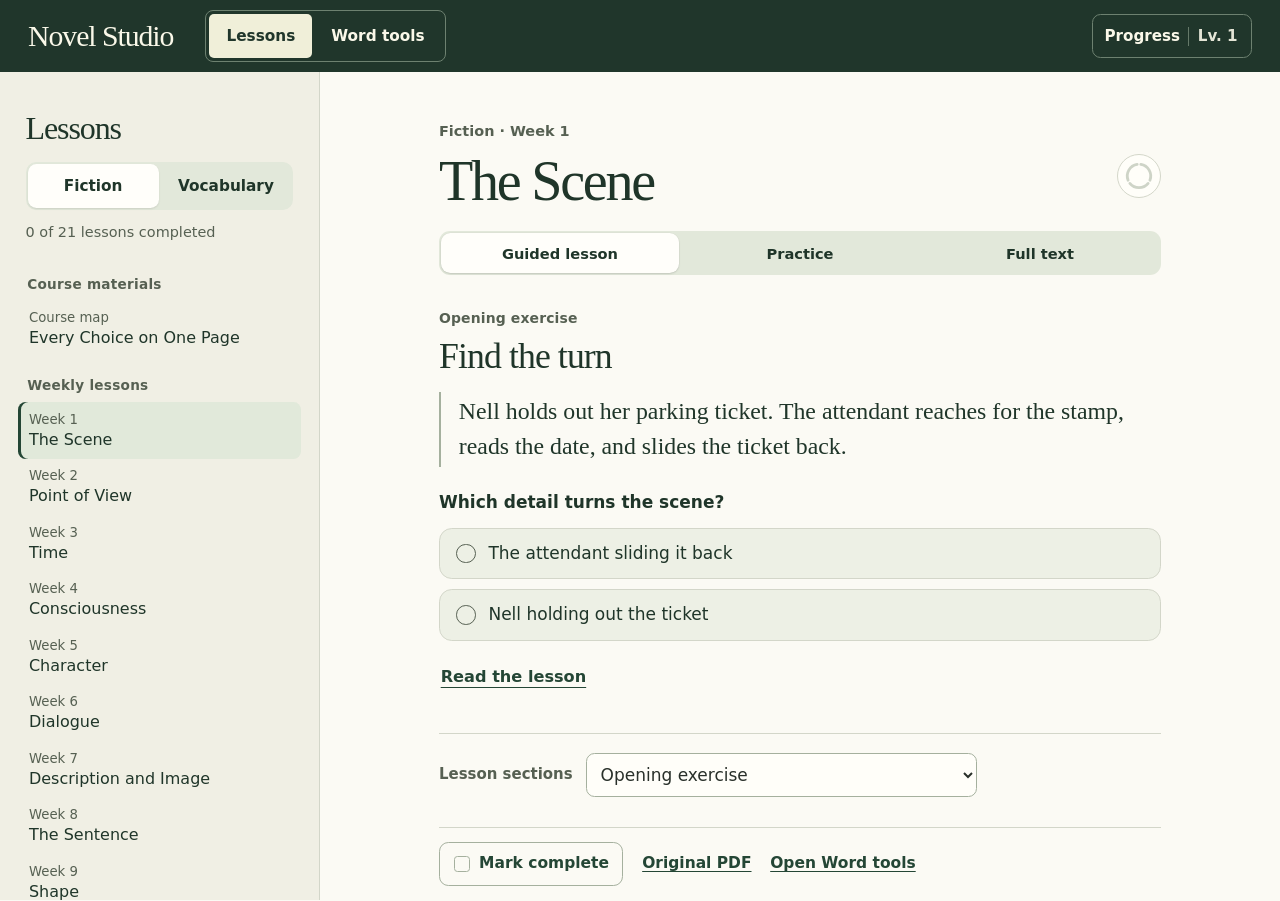
<file: index.html>
<!doctype html>
<html lang="en">
<head>
  <meta charset="utf-8">
  <meta name="viewport" content="width=device-width,initial-scale=1,viewport-fit=cover">
  <meta name="theme-color" media="(prefers-color-scheme: light) and (min-width: 791px)" content="#20362b">
  <meta name="theme-color" media="(prefers-color-scheme: light) and (max-width: 790px)" content="#fbfaf4">
  <meta name="theme-color" media="(prefers-color-scheme: dark)" content="#0f1a15">
  <title>Novel Studio · Fiction and vocabulary</title>
  <link rel="stylesheet" href="theme.css?v=1">
  <link rel="stylesheet" href="journey.css?v=2">
  <script src="learning.js?v=1"></script>
  <script defer src="journey.js?v=2"></script>
  <style>
    /* 17 px body text that follows the reader's text size; Dynamic Type on iPhone and iPad. */
    html { font-size:106.25%; -webkit-text-size-adjust:100%; text-size-adjust:100%; }
    @supports (font: -apple-system-body) and (-webkit-touch-callout: none) { html { font:-apple-system-body; } }
    body { font:1rem/1.5 var(--ns-sans); color:var(--ns-text); background:var(--ns-paper); }
    * { box-sizing:border-box; }
    html,body { height:100%; margin:0; }
    #combined-studio { display:flex; flex-direction:column; height:100vh; height:100dvh; min-height:240px; }
    [hidden] { display:none!important; }
    .cs-bar { position:relative; flex:none; display:flex; align-items:center; gap:clamp(.75rem,2.5vw,2rem); flex-wrap:wrap; padding:.6rem max(clamp(.75rem,2.4vw,1.65rem),env(safe-area-inset-right)) .6rem max(clamp(.75rem,2.4vw,1.65rem),env(safe-area-inset-left)); color:var(--ns-chrome-text); background:var(--ns-chrome); }
    .cs-name { font:500 clamp(1.3rem,2.6vw,1.75rem)/1.15 var(--ns-serif); letter-spacing:-.035em; }
    .cs-tabs { display:inline-flex; gap:2px; padding:3px; border:1px solid var(--ns-chrome-line); border-radius:8px; }
    .cs-tabs button { display:inline-flex; align-items:center; justify-content:center; gap:.4rem; min-height:44px; border:0; border-radius:5px; padding:.45rem 1rem; font:600 .9rem/1.2 var(--ns-sans); color:inherit; background:transparent; cursor:pointer; -webkit-tap-highlight-color:transparent; }
    .cs-tabs button[aria-selected=true] { background:var(--ns-chrome-selected); color:var(--ns-chrome); }
    @media (hover: hover) { .cs-tabs button[aria-selected=false]:hover { background:var(--ns-chrome-hover); } }
    .cs-tab-icon { display:none; }
    .cs-bar :focus-visible { outline:2px solid var(--ns-chrome-focus); outline-offset:3px; }
    #journey-button { margin-left:auto; }
    #combined-studio>[role=tabpanel] { flex:1 1 0; min-height:0; min-width:0; }
    iframe { display:block; border:0; width:100%; height:100%; background:var(--ns-paper); }
    /* While a lesson sheet is open, the studio chrome joins its backdrop. */
    .ns-modal-open .cs-bar::after { content:""; position:absolute; inset:0; background:var(--ns-backdrop); }
    @media (max-width:790px) {
      /* On a phone the destinations become a labeled tab bar under the content. */
      .cs-bar { order:2; justify-content:center; padding:.3rem max(.75rem,env(safe-area-inset-right)) max(.3rem,env(safe-area-inset-bottom)) max(.75rem,env(safe-area-inset-left)); color:var(--ns-muted); background:var(--ns-paper); border-top:1px solid var(--ns-line); }
      .cs-name, #journey-button { display:none; }
      .cs-tabs { display:grid; grid-template-columns:1fr 1fr; width:min(100%,24rem); padding:0; gap:.5rem; border:0; }
      .cs-tabs button { flex-direction:column; gap:.15rem; justify-self:center; min-width:min(100%,7.5rem); min-height:50px; padding:.35rem .9rem; border-radius:14px; font:600 clamp(11px,.75rem,15px)/1.2 var(--ns-sans); }
      .cs-tabs button[aria-selected=true] { background:var(--ns-accent-tint); color:var(--ns-accent); }
      @media (hover: hover) { .cs-tabs button[aria-selected=false]:hover { background:var(--ns-fill); } }
      .cs-tab-icon { display:block; width:24px; height:24px; }
      .cs-tab-glyph { display:grid; place-items:center; font:500 19px/1 var(--ns-serif); letter-spacing:-.02em; }
      .cs-bar :focus-visible { outline-color:var(--ns-focus); }
    }
    @media print { .cs-bar { display:none; } }
  </style>
</head>
<body>
  <main id="combined-studio" aria-label="Novel Studio">
    <header class="cs-bar">
      <span class="cs-name">Novel Studio</span>
      <nav class="cs-tabs" role="tablist" aria-label="Sections">
        <button type="button" role="tab" id="lessons-tab" aria-selected="true" aria-controls="lessons-pane"><svg class="cs-tab-icon" aria-hidden="true" viewBox="0 0 24 24" fill="none" stroke="currentColor" stroke-width="1.6" stroke-linecap="round" stroke-linejoin="round"><path d="M3 5.6c3.1-1 6-.6 9 1.5 3-2.1 5.9-2.5 9-1.5v12.8c-3.1-1-6-.6-9 1.5-3-2.1-5.9-2.5-9-1.5z"/><path d="M12 7.1v12.8"/></svg><span>Lessons</span></button>
        <button type="button" role="tab" id="diction-tab" tabindex="-1" aria-selected="false" aria-controls="diction-pane"><span class="cs-tab-icon cs-tab-glyph" aria-hidden="true">Aa</span><span>Word tools</span></button>
      </nav>
      <button id="journey-button" type="button" aria-haspopup="dialog" aria-controls="learning-journey">Learning progress</button>
    </header>
    <section role="tabpanel" id="lessons-pane" aria-labelledby="lessons-tab"></section>
    <section role="tabpanel" id="diction-pane" aria-labelledby="diction-tab" hidden></section>
  </main>
  <noscript>Enable JavaScript to study the fiction and vocabulary courses.</noscript>
  <script>
  (() => {
    "use strict";
    const $ = id => document.getElementById(id);
    const header = document.querySelector(".cs-bar");
    const tabs = {lessons:$("lessons-tab"), diction:$("diction-tab")};
    const panels = {lessons:$("lessons-pane"), diction:$("diction-pane")};
    const isTrack = track => track === "fiction" || track === "vocabulary";
    const isLesson = (track, id) => /^week-(?:[1-9]|1[0-9]|20)$/.test(id) || (track === "fiction" && id === "map");
    // "Word tools" replaced the old "Vocabulary" destination. Earlier links keep working.
    const isWordTools = hash => hash === "#word-tools" || hash === "#vocabulary";
    let active, lessonFrame, readerReady = false, dictionFrame, dictionary, wordRequest;
    let currentLesson, requested, queuedAction;
    const lastByTrack = {};
    const queues = {lessons:null, diction:null};
    const waiting = [];

    function address(hash, replace = false) {
      if (location.hash !== hash) history[replace ? "replaceState" : "pushState"](null, "", hash);
    }
    function activate(name) {
      if (active === "diction" && name !== "diction") dictionary?.onHidden?.();
      active = name;
      for (const [key, tab] of Object.entries(tabs)) {
        const selected = key === name;
        tab.setAttribute("aria-selected", String(selected));
        tab.tabIndex = selected ? 0 : -1;
        panels[key].hidden = !selected;
      }
    }
    function setModal(open) {
      document.body.classList.toggle("ns-modal-open", open);
      header.inert = open;
    }
    function sendLesson() {
      if (!readerReady || active !== "lessons" || !requested) return;
      lessonFrame.contentWindow.postMessage({type:"ns-open-lesson", ...requested, action:queuedAction}, location.origin);
      queuedAction = undefined;
    }
    function showLessons(track, lesson, action) {
      requested = {track, lesson};
      queuedAction = action;
      activate("lessons");
      if (lessonFrame) { sendLesson(); return; }
      loadLessons(track,lesson);
    }
    function loadLessons(track,lesson) {
      lessonFrame = document.createElement("iframe");
      lessonFrame.title = "Fiction and vocabulary lessons";
      lessonFrame.addEventListener("load", () => { readerReady = true; setModal(false); sendLesson(); });
      lessonFrame.src = "lessons/index.html?v=4#" + track + (lesson ? "/" + lesson : "");
      panels.lessons.append(lessonFrame);
    }
    function updateReview(kind, info) {
      if (!info || !Number.isSafeInteger(info.due) || info.due < 0) return;
      queues[kind] = {due:info.due, nextDue:Number.isFinite(info.nextDue) ? info.nextDue : null};
      const seen = Object.values(queues).filter(Boolean);
      const times = seen.map(q => q.nextDue).filter(Number.isFinite);
      window.NovelJourney?.setReviewStatus({due:seen.reduce((acc,q) => acc+q.due,0),nextDue:times.length ? Math.min(...times) : null});
    }
    function syncDictionary() {
      if (!dictionary || active !== "diction") return;
      dictionary.onVisible?.();
      const request = wordRequest;
      wordRequest = null;
      if (request?.action === "review") dictionary.openReview?.();
      else if (request?.word) dictionary.openContext({action:"lookup",word:request.word});
      if (dictionary.reviewStatus) updateReview("diction",dictionary.reviewStatus());
    }
    function loadDiction() {
      if (dictionFrame) return;
      dictionFrame = document.createElement("iframe");
      dictionFrame.title = "Word tools";
      dictionFrame.src = "diction/index.html?v=4";
      panels.diction.append(dictionFrame);
    }
    // Word tools can answer a lesson's lookup without taking over the screen.
    function withDictionary() {
      if (dictionary) return Promise.resolve(dictionary);
      loadDiction();
      return new Promise((resolve, reject) => {
        const entry = {resolve, timer:setTimeout(() => {
          waiting.splice(waiting.indexOf(entry), 1);
          reject(new Error("Word tools did not load."));
        }, 30000)};
        waiting.push(entry);
      });
    }
    function showDiction(request) {
      wordRequest = request;
      activate("diction");
      loadDiction();
      syncDictionary();
    }
    function followLocation() {
      const url = new URL(location.href);
      const rawAction = url.searchParams.get("activity");
      const action = ["apply","practice","review"].includes(rawAction) ? rawAction : undefined;
      if (rawAction !== null) {
        url.searchParams.delete("activity");
        history.replaceState(null, "", url);
      }
      if (isWordTools(location.hash)) {
        if (location.hash !== "#word-tools") address("#word-tools", true);
        showDiction(action === "review" ? {action:"review"} : undefined);
        return;
      }
      const match = /^#lessons(?:\/(fiction|vocabulary)(?:\/([a-z0-9-]+))?)?\/?$/.exec(location.hash);
      const track = match?.[1] || currentLesson?.track || "fiction";
      const id = match?.[2] && isLesson(track, match[2]) ? match[2] : undefined;
      if (!match || (match[2] && !id)) address("#lessons/" + track,true);
      showLessons(track,id,action);
    }
    function scrollToTop(name) {
      const smooth = !matchMedia("(prefers-reduced-motion: reduce)").matches;
      if (name === "lessons" && readerReady) lessonFrame.contentWindow.postMessage({type:"ns-scroll-top", smooth}, location.origin);
      else if (name === "diction" && dictionFrame) {
        try { dictionFrame.contentWindow.scrollTo({top:0, behavior:smooth ? "smooth" : "auto"}); } catch { /* not yet loaded */ }
      }
    }
    function select(name) {
      // As on iPhone, choosing the open destination again returns to its top.
      if (name === active) { scrollToTop(name); return; }
      if (name === "diction") {
        address("#word-tools");
        showDiction();
      } else {
        const {track, lesson} = currentLesson || {track:"vocabulary"};
        address("#lessons/" + track + (lesson ? "/" + lesson : ""));
        showLessons(track,lesson);
      }
    }

    window.addEventListener("message", event => {
      if (!lessonFrame || event.source !== lessonFrame.contentWindow || event.origin !== location.origin) return;
      const msg = event.data;
      if (msg?.type === "ns-review-status") { updateReview("lessons",msg); return; }
      if (msg?.type === "ns-modal") { setModal(msg.open === true); return; }
      if (active !== "lessons") return;
      if (msg?.type === "ns-open-progress") {
        // Return focus to the lesson's progress button, where the reader opened the record.
        $("learning-journey")?.addEventListener("close", () => {
          lessonFrame.focus();
          lessonFrame.contentWindow.postMessage({type:"ns-progress-closed"}, location.origin);
        }, {once:true});
        window.NovelJourney?.open();
        return;
      }
      if (msg?.type === "ns-lesson-workspace" && msg.workspace === "diction") {
        address("#word-tools");
        const word = typeof msg.word === "string" ? msg.word.trim().slice(0,120) : "";
        showDiction(word ? {word} : null);
        tabs.diction.focus({preventScroll:true});
        return;
      }
      if (msg?.type !== "ns-lesson-change" || !isTrack(msg.track) || !isLesson(msg.track,msg.lesson)) return;
      if (requested && (msg.track !== requested.track || (requested.lesson && msg.lesson !== requested.lesson))) return;
      const resolving = Boolean(requested);
      currentLesson = {track:msg.track, lesson:msg.lesson};
      lastByTrack[msg.track] = msg.lesson;
      // Keep an unsent initial action until the reader iframe is ready.
      requested = !readerReady ? currentLesson : null;
      address("#lessons/" + msg.track + "/" + msg.lesson,resolving);
    });
    window.addEventListener("hashchange",followLocation);
    window.addEventListener("ns-journey-action", event => {
      const {action,track} = event.detail || {};
      if (!isTrack(track) || !["apply","practice","review"].includes(action)) return;
      if (action === "review" && !queues.lessons?.due && queues.diction) {
        const words = queues.diction;
        if (words.due || (words.nextDue && words.nextDue < (queues.lessons?.nextDue ?? Infinity))) {
          address("#word-tools");
          showDiction({action:"review"});
          return;
        }
      }
      const id = lastByTrack[track];
      address("#lessons/" + track + (id ? "/" + id : ""));
      showLessons(track,id,action);
    });
    for (const [name,tab] of Object.entries(tabs)) {
      tab.addEventListener("click", () => select(name));
      tab.addEventListener("keydown", event => {
        if (!["ArrowLeft","ArrowRight","Home","End"].includes(event.key)) return;
        event.preventDefault();
        const target = event.key === "Home" ? "lessons" : event.key === "End" ? "diction" : name === "lessons" ? "diction" : "lessons";
        select(target);
        tabs[target].focus();
      });
    }
    window.CombinedStudio = {
      register(name,adapter) {
        if (name !== "diction" || !adapter) return;
        dictionary = adapter;
        try { localStorage.setItem("ns.diction.used","1"); } catch { /* progress may be session-only */ }
        for (const entry of waiting.splice(0)) { clearTimeout(entry.timer); entry.resolve(dictionary); }
        if (dictionary.reviewStatus) updateReview("diction",dictionary.reviewStatus());
        syncDictionary();
      },
      updateDictionReview(info) { updateReview("diction",info); },
      // A lesson keeps its passage in view and asks Word tools for definitions.
      lookup(term) {
        return withDictionary().then(words => {
          if (!words.define) throw new Error("Lookup is unavailable.");
          return words.define(term);
        });
      },
      saveSense(word, sense, personal = false) {
        return withDictionary().then(words => words.saveSense(word, sense, personal === true));
      }
    };
    $("journey-button").addEventListener("click", () => {
      if (!lessonFrame) loadLessons("vocabulary");
      if (dictionary?.reviewStatus) updateReview("diction",dictionary.reviewStatus());
      else { try { if (localStorage.getItem("ns.diction.used")) loadDiction(); } catch { /* use available sources */ } }
    });
    followLocation();
  })();
  </script>
</body>
</html>
</file>
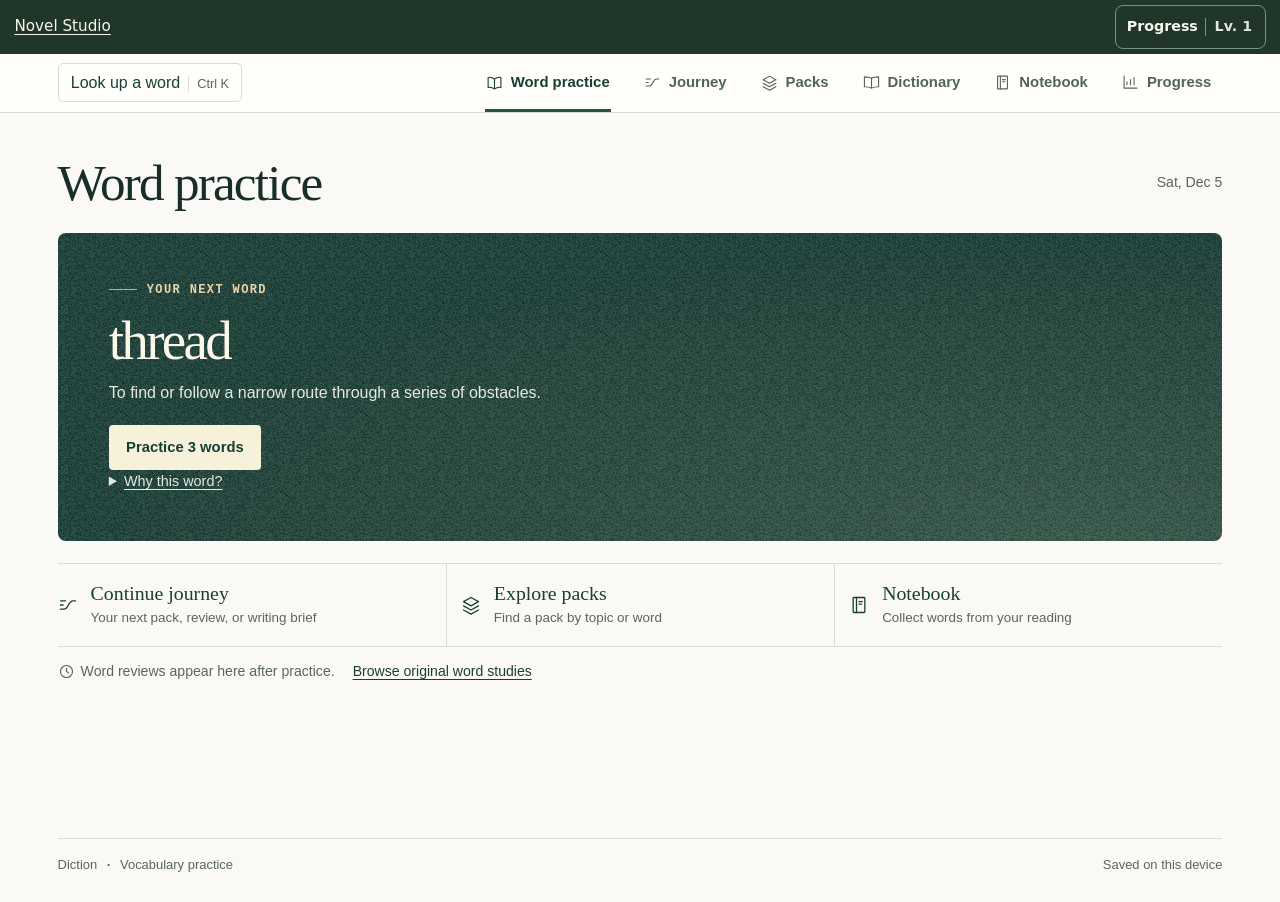
<file: diction/index.html>
<!doctype html>
<html lang="en">
<head>
  <meta charset="utf-8"><meta name="viewport" content="width=device-width,initial-scale=1">
  <meta name="theme-color" content="#153b34"><meta name="description" content="Explore words, practice precise meanings, and review vocabulary.">
  <title>Diction · Word practice</title>
  <link rel="stylesheet" href="studio-1.css?v=3"><link rel="stylesheet" href="studio-3.css"><link rel="stylesheet" href="studio-4.css"><link rel="stylesheet" href="studio-5.css"><link rel="stylesheet" href="studio-6.css"><link rel="stylesheet" href="studio-7.css"><link rel="stylesheet" href="studio-8.css">
  
  
  
  <link rel="stylesheet" href="studio-9.css"><link rel="stylesheet" href="studio-10.css">
  
<link rel="stylesheet" href="studio-11.css">
  <link rel="stylesheet" href="studio-dark.css?v=1">
  <link rel="stylesheet" href="../journey.css?v=2">
  <script defer src="../journey.js?v=2"></script>
</head>
<body>
  <a class="skip" href="#main">Skip to content</a>
  <header class="mast"><div class="mast-inner">
    <a href="#home" class="brand" aria-label="Diction word practice"><span class="brand-glyph" aria-hidden="true"><i></i><i></i><i></i></span>Diction<span class="brand-period">.</span></a>
    <button type="button" id="quick-lookup-open" aria-haspopup="dialog" aria-keyshortcuts="Control+k Meta+k">Look up a word<kbd aria-hidden="true" id="lookup-shortcut"></kbd></button>
    <nav aria-label="Studio navigation" id="nav"></nav>
  </div></header>
  <main id="main" tabindex="-1"></main>
  <p id="storage-message" role="status" hidden></p>
  <footer class="foot"><span>Diction <b>·</b> Vocabulary practice</span><span class="foot-tools"><button id="export-journal" hidden>Export vocabulary notes</button><span id="save-label">Saved on this device</span></span></footer>
<script src="../learning.js?v=1"></script>
<script src="studio-1.js?v=3"></script>
<script src="studio-2.js"></script>
<script src="studio-4.js?v=3"></script>
<script src="studio-5.js?v=3"></script>
<script src="studio-6.js"></script>
<script src="studio-7.js?v=3"></script>
<script src="studio-8.js"></script>
<script src="studio-9.js"></script>
<script src="studio-10.js?v=3"></script>
<script src="studio-11.js"></script>
<script src="studio-12.js"></script>
<script src="studio-13.js"></script>
<script src="studio-14.js?v=3"></script>
<script src="studio-15.js?v=3"></script>
<script src="studio-16.js?v=3"></script>
<script src="studio-17.js?v=3"></script>
<script src="studio-18.js?v=4"></script>
<script src="studio-19.js?v=4"></script>
</body></html>
</file>
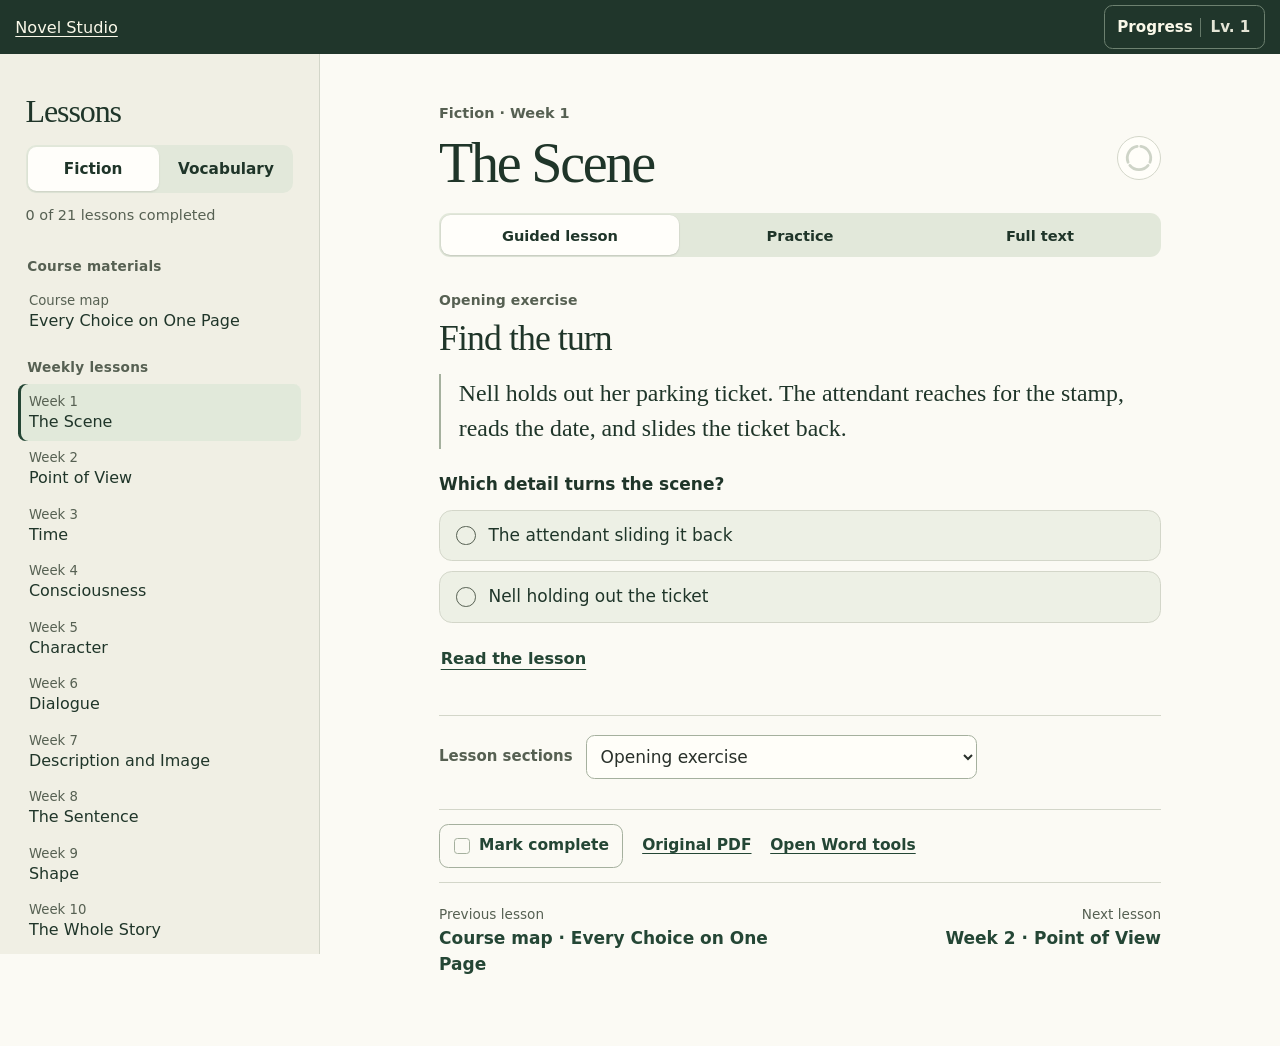
<file: lessons/index.html>
<!doctype html>
<html lang="en">
<head>
  <meta charset="utf-8">
  <meta name="viewport" content="width=device-width, initial-scale=1, viewport-fit=cover">
  <meta name="theme-color" media="(prefers-color-scheme: light)" content="#fbfaf4">
  <meta name="theme-color" media="(prefers-color-scheme: dark)" content="#0f1a15">
  <title>Lessons · Novel Studio</title>
  <link rel="stylesheet" href="../theme.css?v=1">
  <link rel="stylesheet" href="reader.css?v=4">
  <link rel="stylesheet" href="study.css?v=4">
  <link rel="stylesheet" href="sheets.css?v=1">
  <link rel="stylesheet" href="workbook.css?v=1">
  <link rel="stylesheet" href="../journey.css?v=2">
  <script defer src="../learning.js?v=1"></script>
  <script defer src="../journey.js?v=2"></script>
  <script defer src="sheet.js?v=1"></script>
  <script defer src="openers.js?v=2"></script>
  <script defer src="schedule.js?v=3"></script>
  <script defer src="practice.js?v=3"></script>
  <script defer src="workbook.js?v=4"></script>
  <script defer src="study.js?v=4"></script>
  <script defer src="milestones.js?v=2"></script>
  <script defer src="reader.js?v=4"></script>
  <script defer src="lookup.js?v=1"></script>
  <script defer src="originals.js"></script>
</head>
<body>
  <a class="skip" href="#lesson-title">Skip to lesson</a>
  <div class="reader-layout">
    <aside class="library" aria-label="Lesson library">
      <header class="library-head">
        <h2>Lessons</h2>
        <div class="track-switch" aria-label="Course" role="group">
          <button type="button" data-track="fiction" aria-pressed="false">Fiction</button>
          <button type="button" data-track="vocabulary" aria-pressed="false">Vocabulary</button>
        </div>
        <p id="progress" class="progress" hidden></p>
      </header>
      <nav id="lesson-list" class="lesson-list" aria-label="Lessons in this course"></nav>
    </aside>
    <main id="reading">
      <header class="app-bar">
        <p class="app-name">Novel Studio</p>
        <button type="button" id="course-button" class="course-pill" aria-haspopup="dialog" aria-controls="course-sheet" hidden><span id="course-label">Lessons</span><svg aria-hidden="true" viewBox="0 0 16 16" fill="none" stroke="currentColor" stroke-width="1.7" stroke-linecap="round" stroke-linejoin="round"><path d="m4 6 4 4 4-4"/></svg></button>
      </header>
      <div id="notice" class="notice" role="status">Loading lessons…</div>
      <button id="retry" class="secondary" type="button" hidden>Try again</button>
      <article id="article" hidden>
        <header class="article-head">
          <p id="context" class="context"></p>
          <div class="title-row">
            <h1 id="lesson-title" tabindex="-1"></h1>
            <button type="button" id="progress-button" class="progress-ring" aria-haspopup="dialog" aria-controls="progress-sheet">
              <svg aria-hidden="true" viewBox="0 0 32 32"><g class="ring-segments" fill="none" stroke-width="3" stroke-linecap="round"></g></svg>
              <span class="ring-badge" id="ring-badge" aria-hidden="true" hidden></span>
              <span class="ring-gain" id="ring-gain" aria-hidden="true"></span>
              <span class="vh" id="progress-button-label">Progress and milestones</span>
            </button>
          </div>
        </header>
        <nav class="study-modes" aria-label="Lesson views">
          <button type="button" data-view="learn" aria-pressed="true">Guided lesson</button>
          <button type="button" data-view="practice" aria-pressed="false">Practice</button>
          <button type="button" data-view="text" aria-pressed="false">Full text</button>
        </nav>
        <section id="study-work" aria-label="Study workspace"></section>
        <div id="source-pane" hidden>
          <button id="return-practice" class="secondary" type="button" hidden>Return to practice</button>
          <div id="lesson-body" class="lesson-body"></div>
          <section id="lesson-originals" aria-label="Original lesson PDF"></section>
        </div>
        <div class="tools reader-tools">
          <button id="complete" class="complete" type="button" aria-pressed="false"><span class="check" aria-hidden="true"></span><span id="complete-label">Mark complete</span></button>
          <button type="button" id="jump-original" class="workspace">Original PDF</button>
          <a id="workspace" class="workspace wide-only" href="../#word-tools">Open Word tools</a>
        </div>
        <nav class="turn" aria-label="Previous and next lessons">
          <a id="prev" rel="prev" hidden><span>Previous lesson</span><strong></strong></a>
          <a id="next" rel="next" hidden><span>Next lesson</span><strong></strong></a>
        </nav>
      </article>
      <section id="draft-screen" class="draft-screen" aria-labelledby="draft-title" hidden></section>
      <p id="storage-status" role="status" hidden></p>
    </main>
  </div>
  <button id="look-up" class="selection-action" type="button" hidden><span id="look-up-label">Look up</span></button>

  <dialog id="course-sheet" class="sheet" aria-labelledby="course-sheet-title">
    <div class="sheet-head">
      <h2 id="course-sheet-title">Choose a lesson</h2>
      <button type="button" class="sheet-done" data-dismiss>Done</button>
    </div>
    <div class="sheet-body">
      <div class="segmented" role="group" aria-label="Course">
        <button type="button" data-sheet-track="fiction" aria-pressed="true">Fiction</button>
        <button type="button" data-sheet-track="vocabulary" aria-pressed="false">Vocabulary</button>
      </div>
      <p id="sheet-progress" class="sheet-note" aria-live="polite"></p>
      <nav id="sheet-list" class="lesson-list sheet-list" aria-label="Lessons in this course"></nav>
    </div>
  </dialog>

  <dialog id="progress-sheet" class="sheet" aria-labelledby="progress-sheet-title" data-anchor>
    <div class="sheet-head">
      <h2 id="progress-sheet-title">Progress</h2>
      <button type="button" class="sheet-done" data-dismiss>Done</button>
    </div>
    <div class="sheet-body">
      <section class="menu-section" aria-labelledby="milestones-title">
        <h3 id="milestones-title" class="menu-heading">Lesson milestones</h3>
        <ul id="milestone-list" class="milestone-list"></ul>
      </section>
      <section class="menu-section" aria-label="Review">
        <button type="button" id="due-review" class="menu-row" data-dismiss>Review both courses <span id="due-count"></span></button>
        <p id="due-detail" class="due-detail" hidden></p>
      </section>
      <section class="menu-section" aria-label="Your record">
        <p id="course-progress" class="menu-note"></p>
        <button type="button" id="open-journey" class="menu-row" data-dismiss><span>Learning progress</span><span id="journey-summary" class="menu-detail"></span></button>
      </section>
    </div>
  </dialog>

  <dialog id="lookup-sheet" class="sheet lookup-sheet" aria-labelledby="lookup-title">
    <div class="sheet-head">
      <h2 id="lookup-title">Look up</h2>
      <button type="button" class="sheet-done" data-dismiss>Done</button>
    </div>
    <div class="sheet-body">
      <div id="lookup-results"></div>
      <p id="lookup-status" class="sheet-note" role="status"></p>
      <div class="sheet-actions">
        <button type="button" id="lookup-open" class="sheet-link" data-dismiss>Open in Word tools</button>
      </div>
    </div>
  </dialog>
</body>
</html>
</file>
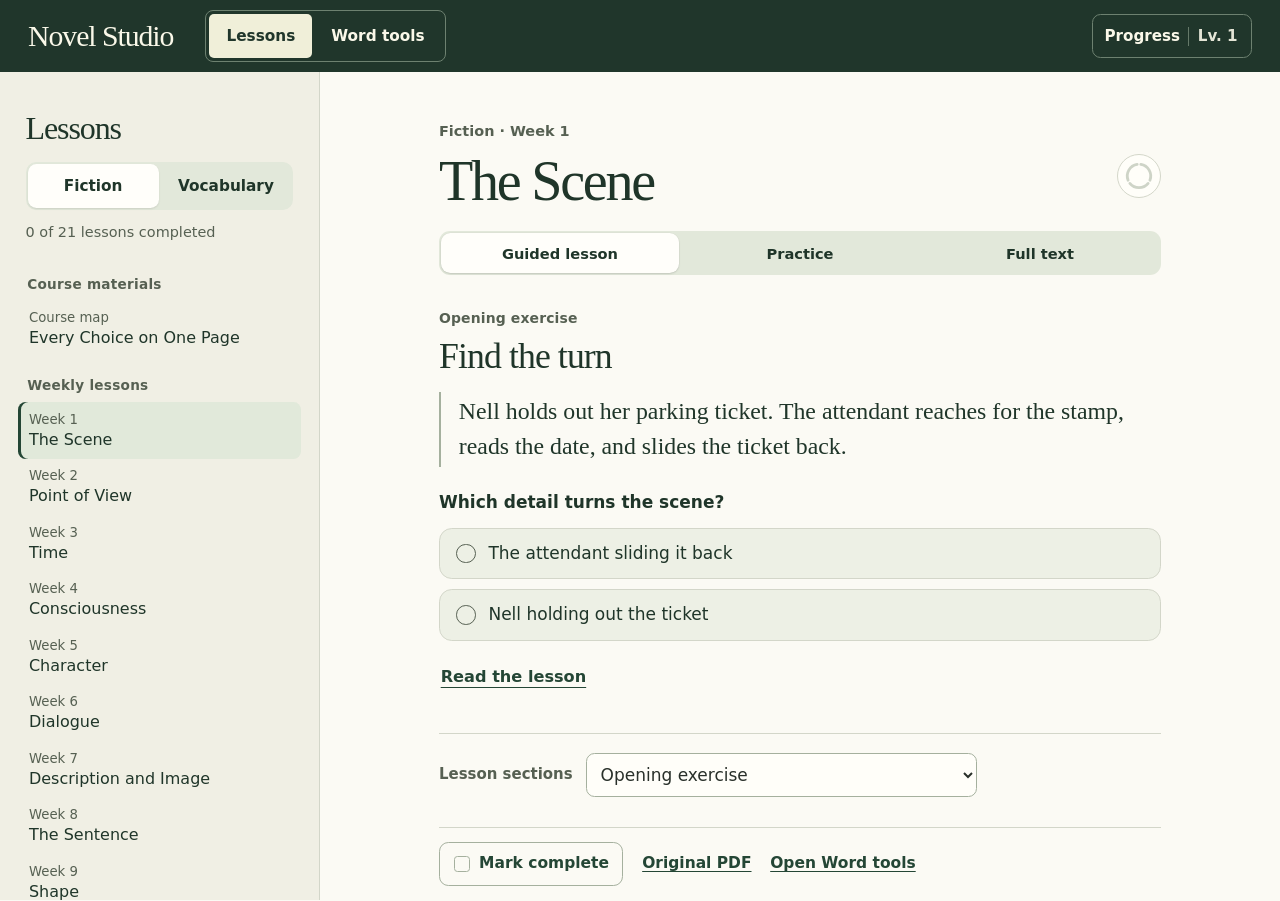
<file: novel/index.html>
<!doctype html>
<html lang="en">
<head>
  <meta charset="utf-8">
  <meta name="viewport" content="width=device-width,initial-scale=1">
  <title>Lessons · Novel Studio</title>
  <meta http-equiv="refresh" content="0; url=../#lessons/fiction">
</head>
<body><p><a href="../#lessons/fiction">Open the fiction lessons</a></p></body>
</html>
</file>
<file: theme.css>
/* Novel Studio theme: ink green and ivory, with a matching dark palette.
   Tokens carry an ns- prefix so they never collide with Diction's own variables. */
:root {
  color-scheme: light dark;
  --ns-paper: #fbfaf4;
  --ns-surface: #fffef9;
  --ns-pane: #f0efe4;
  --ns-fill: #edf0e5;
  --ns-fill-strong: #e2e8da;
  --ns-line: #d3d6c9;
  --ns-line-strong: #a5b09e;
  --ns-text: #29302a;
  --ns-ink: #1f3529;
  --ns-muted: #566052;
  --ns-accent: #244635;
  --ns-accent-strong: #172d22;
  --ns-on-accent: #fffdf3;
  --ns-accent-tint: #e1e9da;
  --ns-thumb: #fffefa;
  --ns-copper: #9a6630;
  --ns-focus: #8a6a1c;
  --ns-chrome: #20362b;
  --ns-chrome-text: #faf8e9;
  --ns-chrome-line: #6d8170;
  --ns-chrome-hover: #344b3e;
  --ns-chrome-selected: #f0efd9;
  --ns-chrome-focus: #e9ca85;
  --ns-bar: rgb(251 250 244 / .9);
  --ns-backdrop: rgb(17 37 28 / .38);
  --ns-shadow: 0 1px 2px rgb(20 45 36 / .06), 0 10px 30px rgb(20 45 36 / .12);
  --ns-serif: "Iowan Old Style", "Palatino Linotype", Palatino, Georgia, serif;
  --ns-sans: "Avenir Next", Avenir, system-ui, -apple-system, "Segoe UI", sans-serif;
}
@media (prefers-color-scheme: dark) {
  :root {
    --ns-paper: #0f1a15;
    --ns-surface: #15221c;
    --ns-pane: #131f19;
    --ns-fill: #1a2922;
    --ns-fill-strong: #22342b;
    --ns-line: #2b3c33;
    --ns-line-strong: #4f6357;
    --ns-text: #e3e0d2;
    --ns-ink: #f2eedd;
    --ns-muted: #a4ae9f;
    --ns-accent: #9fd0b6;
    --ns-accent-strong: #bfe3cf;
    --ns-on-accent: #0c1d15;
    --ns-accent-tint: #1f392c;
    --ns-thumb: #33493d;
    --ns-copper: #d9a666;
    --ns-focus: #e3c46d;
    --ns-chrome: #14221b;
    --ns-chrome-text: #ece9da;
    --ns-chrome-line: #3d5245;
    --ns-chrome-hover: #203328;
    --ns-chrome-selected: #e9e6d2;
    --ns-chrome-focus: #e3c46d;
    --ns-bar: rgb(15 26 21 / .9);
    --ns-backdrop: rgb(0 0 0 / .55);
    --ns-shadow: 0 1px 2px rgb(0 0 0 / .3), 0 12px 32px rgb(0 0 0 / .45);
  }
}
</file>
<file: journey.css>
#journey-button {
  appearance:none; display:inline-flex; align-items:center; justify-content:center; gap:.45rem;
  min-height:44px; padding:.35rem .7rem; color:var(--ns-chrome-text, #f8f9ec); background:transparent;
  border:1px solid var(--ns-chrome-line, #78917c); border-radius:.5rem; cursor:pointer;
  font:600 .89rem/1.25 var(--ns-sans, "Avenir Next", Avenir, system-ui, sans-serif);
}
#journey-button[aria-expanded="true"] { background:var(--ns-chrome-hover, #35503c); }
@media (hover: hover) { #journey-button:hover { background:var(--ns-chrome-hover, #35503c); } }
#journey-button:focus-visible { outline:2px solid var(--ns-chrome-focus, #f7d991); outline-offset:2px; }
#journey-button .journey-trigger-level {
  display:inline-block; position:relative; min-width:3.4em; text-align:center; border-inline-start:1px solid var(--ns-chrome-line, #8b9d86); padding-inline-start:.45rem; opacity:.9;
  font-variant-numeric:tabular-nums; white-space:nowrap;
}
@keyframes journey-gain { 0%,72% { opacity:1; } 100% { opacity:0; } }
#journey-button .journey-gain::after {
  content:attr(data-gain); position:absolute; inset:0 0 0 .24rem; background:var(--ns-chrome, #2b4938); color:var(--ns-chrome-focus, #fff0bf);
  border-radius:.2rem; font-weight:650; opacity:0; animation:journey-gain 1.6s ease-out;
}
@media(prefers-reduced-motion:reduce) { #journey-button .journey-gain::after { animation-timing-function:steps(1,end); } }
.journey-visually-hidden {
  position:absolute; width:1px; height:1px; overflow:hidden; clip-path:inset(50%); white-space:nowrap;
}
#learning-journey {
  --journey-ink:var(--ns-ink, #213b2f); --journey-text:var(--ns-text, #29302a); --journey-muted:var(--ns-muted, #526458);
  --journey-line:var(--ns-line, #cbd4c1); --journey-green:var(--ns-accent, #294d3b); --journey-paper:var(--ns-paper, #fafaf3);
  --journey-fill:var(--ns-fill, #f0f3e8); --journey-tint:var(--ns-accent-tint, #e2e9da);
  box-sizing:border-box; width:min(38rem,calc(100vw - 2rem)); max-width:100%; padding:0;
  max-height:calc(100vh - 2rem); max-height:calc(100dvh - 2rem);
  margin:auto; overflow:auto; overscroll-behavior:contain; scrollbar-gutter:stable;
  border:1px solid var(--ns-line-strong, #9aa993); border-radius:1rem; color:var(--journey-text); background:var(--journey-paper);
  box-shadow:var(--ns-shadow, 0 20px 80px #142d2440); font:1rem/1.5 var(--ns-sans, "Avenir Next", Avenir, system-ui, sans-serif);
}
#learning-journey::backdrop { background:var(--ns-backdrop, #11291e68); }
#learning-journey * { box-sizing:border-box; }
#learning-journey :focus-visible { outline:3px solid var(--ns-focus, #90721d); outline-offset:3px; }
#learning-journey [hidden] { display:none; }
#learning-journey .journey-inner { padding:clamp(1.05rem,3.6vw,2rem); }
#learning-journey h2, #learning-journey h3, #learning-journey h4, #learning-journey p { margin:0; }
#learning-journey h2, #learning-journey h3 { color:var(--journey-ink); font:500 1.55rem/1.2 var(--ns-serif, "Iowan Old Style", Palatino, Georgia, serif); letter-spacing:-.025em; }
#learning-journey .journey-heading, #learning-journey .journey-section-title, #learning-journey .journey-level-row, #learning-journey .journey-level-caption { display:flex; align-items:center; justify-content:space-between; flex-wrap:wrap; gap:.2rem .7rem; }
#learning-journey .journey-heading { margin-bottom:1rem; }
#learning-journey h2 { font-size:clamp(1.7rem,3.6vw,2.25rem); }
/* The title takes focus only to orient screen readers; it is not a control. */
#learning-journey h2:focus { outline:0; }
#learning-journey button { font-family:inherit; cursor:pointer; -webkit-tap-highlight-color:transparent; }
#learning-journey .journey-close, #learning-journey .journey-action {
  min-height:44px; padding:.25rem .35rem; border:0; background:transparent; color:var(--journey-green);
  font-size:.9rem; font-weight:650; text-decoration:underline; text-underline-offset:.22em;
}
#learning-journey .journey-close { min-width:44px; border:1px solid var(--journey-line); border-radius:.5rem; padding:.3rem .8rem; text-decoration:none; }
@media (hover: hover) { #learning-journey .journey-close:hover, #learning-journey .journey-practice:hover { background:var(--journey-tint); } }
#learning-journey .journey-level { background:var(--ns-chrome, #2b4938); color:var(--ns-chrome-text, #fffdf2); padding:.9rem 1.05rem; border-radius:.65rem; }
#learning-journey .journey-level h3 { color:inherit; }
#learning-journey .journey-level-total { font-weight:650; }
#learning-journey .journey-level-bar { margin:.75rem 0 .45rem; width:100%; height:.52rem; display:block; appearance:none; border:0; border-radius:1rem; background:#5c7462; color:#e2cf95; }
#learning-journey .journey-level-bar::-webkit-progress-bar { border-radius:1rem; background:#5c7462; }
#learning-journey .journey-level-bar::-webkit-progress-value { border-radius:1rem; background:#e2cf95; }
#learning-journey .journey-level-bar::-moz-progress-bar { border-radius:1rem; background:#e2cf95; }
#learning-journey .journey-level-caption { font-size:.875rem; opacity:.92; }
#learning-journey .journey-section { margin-top:1.35rem; }
#learning-journey .journey-quest-count, #learning-journey .journey-quest-description p, #learning-journey .journey-track-record, #learning-journey .journey-record p, #learning-journey .journey-storage { color:var(--journey-muted); font-size:.9rem; }
#learning-journey .journey-quest-list { padding:0; margin:.5rem 0 0; list-style:none; }
#learning-journey .journey-quest { display:flex; align-items:flex-start; gap:.75rem; padding:.7rem 0 .45rem; border-top:1px solid var(--journey-line); }
#learning-journey .journey-quest-score {
  display:grid; place-items:center; min-width:2.5rem; height:2rem; font-size:.87rem; font-weight:650;
  font-variant-numeric:tabular-nums; color:var(--journey-green); border:1px solid var(--ns-line-strong, #a8b7a2); border-radius:.45rem;
}
#learning-journey .journey-complete .journey-quest-score { background:var(--journey-green); border-color:var(--journey-green); color:var(--ns-on-accent, #fffcf1); }
#learning-journey .journey-quest-description { display:grid; flex:1; grid-template-columns:1fr auto; align-items:start; gap:.12rem .6rem; }
#learning-journey h4 { color:var(--journey-ink); font-size:1rem; line-height:1.4; font-weight:650; }
#learning-journey .journey-quest-description p { grid-column:1; line-height:1.45; }
#learning-journey .journey-action { grid-column:2; grid-row:1/3; padding-inline:0; align-self:center; text-align:end; }
#learning-journey .journey-tracks { display:grid; grid-template-columns:repeat(2,minmax(0,1fr)); gap:.75rem; margin-top:.5rem; }
#learning-journey .journey-track { min-width:0; padding:.8rem; border:1px solid var(--journey-line); border-radius:.55rem; background:var(--journey-fill); }
#learning-journey .journey-track-record { margin:.15rem 0 .6rem; font-variant-numeric:tabular-nums; }
#learning-journey .journey-practice { min-height:44px; border:1px solid var(--ns-line-strong, #99ae98); border-radius:.45rem; padding:.35rem .65rem; font-size:.91rem; font-weight:650; color:var(--journey-green); background:var(--journey-paper); overflow-wrap:anywhere; }
#learning-journey .journey-record { margin-top:1.3rem; border-top:1px solid var(--journey-line); padding:.55rem 0 0; }
#learning-journey summary { display:list-item; cursor:pointer; min-height:44px; padding:.55rem .15rem; font-weight:650; color:var(--journey-ink); }
#learning-journey .journey-record p { margin:.45rem 0; }
#learning-journey .journey-skills { display:flex; justify-content:flex-start; flex-wrap:wrap; gap:.55rem 2rem; margin:.65rem 0; }
#learning-journey .journey-skills dt { font-size:.85rem; color:var(--journey-muted); }
#learning-journey .journey-skills dd { margin:0; font-weight:650; }
#learning-journey .journey-storage { margin-top:.9rem; }
@media(max-width:500px) {
  #learning-journey { width:calc(100vw - .8rem); max-height:calc(100dvh - .8rem); border-radius:.85rem; scrollbar-gutter:auto; }
  #learning-journey .journey-quest-description { display:block; }
  #learning-journey .journey-action { text-align:start; }
  #learning-journey .journey-tracks { gap:.5rem; }
  #learning-journey .journey-track { padding:.65rem; }
  #learning-journey .journey-practice { width:100%; }
}
@media print { #learning-journey, #journey-button { display:none!important; } }

#learning-journey .journey-latest { color:var(--ns-chrome-focus, #f1dfb2); font-size:.875rem; margin-top:.45rem; }
#learning-journey .journey-rewards { border-top:1px solid var(--journey-line); padding-top:.55rem; }

#learning-journey .journey-milestones { padding:0; list-style:none; margin:.8rem 0; }
#learning-journey .journey-milestones li { display:flex; justify-content:space-between; align-items:center; gap:.7rem; border-top:1px solid var(--journey-line); padding:.55rem 0; }
#learning-journey .journey-milestone-description { display:grid; font-size:.9rem; color:var(--journey-muted); }
#learning-journey .journey-milestone-description strong { color:var(--journey-ink); font-weight:650; }
#learning-journey .journey-milestone-progress { flex:none; font-size:.85rem; font-variant-numeric:tabular-nums; color:var(--journey-muted); }
#learning-journey .journey-earned { color:var(--journey-green); background:var(--journey-tint); border-radius:.3rem; padding:.2rem .45rem; font-weight:650; }

.journey-standalone-bar {
  box-sizing:border-box; display:flex; align-items:center; justify-content:space-between; gap:1rem;
  padding:.3rem max(.9rem,env(safe-area-inset-right)) .3rem max(.9rem,env(safe-area-inset-left));
  background:var(--ns-chrome, #20362b); color:var(--ns-chrome-text, #f7f8e8); font:500 .95rem/1.3 var(--ns-sans, "Avenir Next", Avenir, system-ui, sans-serif);
}
.journey-standalone-bar > a { display:flex; align-items:center; min-height:44px; color:inherit; text-decoration:underline; text-underline-offset:.2rem; }
.journey-standalone-bar > a:focus-visible { outline:2px solid var(--ns-chrome-focus, #f7d991); outline-offset:2px; }
@media print { .journey-standalone-bar { display:none; } }
</file>
<file: diction/studio-1.css>
:root{color-scheme:light;--paper:#faf9f5;--white:#fffefa;--ink:#192e2b;--green:#173f36;--muted:#59665e;--line:#d8dbd1;--brass:#a56c43;--serif:"Iowan Old Style","Palatino Linotype",Palatino,Georgia,serif;--sans:"Avenir Next",Avenir,-apple-system,BlinkMacSystemFont,"Segoe UI",sans-serif;--mono:"SFMono-Regular",Consolas,monospace}
*{box-sizing:border-box}
body{margin:0;background:var(--paper);color:var(--ink);font-family:var(--sans);font-size:16px;line-height:1.55;-webkit-font-smoothing:antialiased}
button,input,textarea,select{font:inherit;color:inherit}
button,a,input,textarea,select{touch-action:manipulation}button{cursor:pointer}
button{border:1px solid var(--line);border-radius:5px;background:var(--white);padding:.55rem .95rem;font-weight:550}button:hover{border-color:#8b9f92}button:disabled{opacity:.55;cursor:not-allowed}
button:focus-visible,a:focus-visible,summary:focus-visible,input:focus-visible,select:focus-visible,textarea:focus-visible{outline:3px solid #bc7f41;outline-offset:3px}
a{color:var(--green);text-underline-offset:3px}
h1,h2,h3,p{margin:0}h1,h2,h3{font-family:var(--serif);font-weight:500;line-height:1.1;letter-spacing:-.035em}
h1{font-size:clamp(2.65rem,5vw,4rem)}h2{font-size:clamp(1.75rem,3vw,2.3rem)}h3{font-size:1.55rem}p{line-height:1.6}
.mast{background:var(--white);border-bottom:1px solid var(--line)}.mast-inner{width:min(1220px,calc(100% - 9vw));margin:auto;min-height:74px;display:flex;align-items:center;gap:18px}.brand{display:inline-flex;align-items:center;font:600 2.03rem/1 var(--serif);letter-spacing:-.08em;text-decoration:none;color:#173b33}.brand-period{color:#b88056}.brand-glyph{position:relative;display:inline-flex;width:30px;height:31px;align-items:center;gap:3px;margin-right:11px}.brand-glyph i{display:block;width:5px;background:#245647;transform:skewY(-23deg);border-radius:.5px}.brand-glyph i:first-child{height:19px}.brand-glyph i:nth-child(2){height:26px}.brand-glyph i:last-child{height:22px}.mast-rule{width:1px;height:23px;background:var(--line)}.mast-label{font-size:.88rem;color:var(--muted)}nav{margin-left:auto;align-self:stretch;display:flex;gap:12px}nav a{display:flex;align-items:center;gap:8px;position:relative;padding:0 11px;color:#53625a;text-decoration:none;font-size:.93rem;font-weight:550}nav a:hover{color:#163c32}nav a[aria-current]{color:#163e34}nav a[aria-current]:after{content:"";height:3px;background:#275543;position:absolute;inset:auto 10px 0}
#main{width:min(1180px,calc(100% - 9vw));margin:0 auto;min-height:calc(100vh - 175px);padding:44px 0 58px;outline:0}
.desk-heading{display:flex;align-items:center;justify-content:space-between;margin-bottom:24px}.desk-heading h1{font-size:clamp(2.6rem,4vw,3.55rem);line-height:1.02}.date,.small-meta{font-size:.88rem;color:var(--muted)}.date{display:flex;align-items:center;gap:9px}
.hero{position:relative;isolation:isolate;overflow:hidden;border-radius:8px;background:radial-gradient(ellipse at 88% 102%,#345548 0,transparent 66%),#183d34;display:grid;grid-template-columns:minmax(0,1.12fr) minmax(0,1fr);color:#fcf7e9;min-height:305px}
.hero:before{content:"";position:absolute;inset:0;background-image:url("[data-uri]");opacity:.13;pointer-events:none;z-index:-1}.hero-copy{align-self:center;padding:35px 0 36px clamp(28px,4vw,58px);z-index:1}
.hero-kicker,.eyebrow{font-family:var(--mono);font-size:.75rem;line-height:1.5;letter-spacing:.115em;text-transform:uppercase;font-weight:600}.eyebrow{display:block;color:#6d6757}.hero-kicker{display:flex;align-items:center;gap:10px;color:#ead5ac}.hero-kicker i{height:1px;width:28px;background:#cfaf7d}
.hero h2{font-size:clamp(2.55rem,4.3vw,4.35rem);line-height:1.02;margin:14px 0 12px;letter-spacing:-.049em;text-wrap:balance}.hero p{max-width:440px;font-size:1rem;color:#e6e9df;line-height:1.5}.hero-btn{display:inline-flex;align-items:center;gap:9px;background:#f6f1da;color:#173c32;border:0;padding:.7rem 1.08rem;margin-top:22px;border-radius:4px;font-size:.925rem}.hero-btn:hover{background:#fffce9}.hero-art{position:relative;display:flex;align-items:center;justify-content:center;padding:10px 9% 7px 0}.hero-art img{display:block;max-width:100%;width:410px;height:275px;object-fit:contain;filter:drop-shadow(4px 9px 8px #0f29223b)}
.desk-columns{display:grid;grid-template-columns:minmax(0,1.95fr) minmax(240px,1fr);gap:clamp(24px,4vw,55px);margin-top:37px}.section-line{display:flex;align-items:end;justify-content:space-between;margin-bottom:15px}.section-line h2{font-size:2.05rem;margin-top:4px}.section-line>svg{align-self:center;color:#66766a}.section-line .small-meta{padding-bottom:2px}.track-list{display:grid;gap:9px}
.track-card{width:100%;text-align:left;display:flex;align-items:center;gap:16px;background:var(--white);border:1px solid var(--line);border-radius:5px;padding:15px 17px;transition:background .15s,border-color .15s}
.track-card:hover{background:#f2f3e9;border-color:#adb8a6}.track-mark{border-radius:5px;width:47px;height:47px;flex:0 0 47px;display:grid;place-items:center;color:#526a50;background:#e9eee0}.track-1 .track-mark{background:#f1e6d9;color:#925c3a}.track-2 .track-mark{background:#e7ecec;color:#4c6871}.track-body{display:flex;flex-direction:column;gap:4px}.track-body strong{font:500 1.43rem/1.05 var(--serif);letter-spacing:-.02em}.track-body>span{font-size:.9rem;line-height:1.4;color:var(--muted);font-weight:400}.track-meta{margin-left:auto;white-space:nowrap;color:var(--muted);font-size:.79rem;font-weight:450}
.queue{padding:14px 20px 19px;border:1px solid var(--line);border-top:3px solid #486353;background:#f0f1e8;border-radius:4px}.queue-heading{display:flex;align-items:baseline;gap:11px;color:#566657}.queue-num{font:500 3.3rem/1.2 var(--serif);color:var(--green)}.queue p{color:#526055;font-size:.92rem;margin-top:4px}.queue-link{display:block;width:100%;margin:9px 0 0}.notebook-link{display:flex;align-items:center;width:100%;gap:10px;background:transparent;padding:16px 2px;border:0;border-top:1px solid var(--line);border-bottom:1px solid var(--line);border-radius:0;margin-top:15px;font-size:.94rem}.notebook-link b{margin-left:auto;color:var(--muted);font:500 .9rem var(--mono)}.desk-recent{margin-top:30px;border-top:1px solid var(--line);padding-top:20px}.desk-recent button{padding:5px 0;background:none;border:0}.desk-recent button span{font-weight:400;color:var(--muted)}
.foot{width:min(1180px,calc(100% - 9vw));margin:0 auto;padding:16px 0 26px;border-top:1px solid var(--line);display:flex;align-items:center;justify-content:space-between;gap:15px;color:var(--muted);font-size:.81rem}.foot b{margin:0 6px}.skip{position:absolute;left:10px;top:-100px;background:white;z-index:10;padding:8px}.skip:focus{top:3px}
.pagehead{margin:0 0 28px}.pagehead h1{margin:5px 0 10px}.pagehead p{max-width:70ch;color:var(--muted)}.panel{padding:clamp(19px,3.2vw,34px);background:var(--white);border:1px solid var(--line);border-radius:7px}.primary,.secondary,.back{display:inline-flex;align-items:center;justify-content:center;gap:7px;padding:.68rem 1rem;text-decoration:none;border-radius:4px;font-family:var(--sans);font-size:.94rem;font-weight:600;line-height:1.4}.primary{background:var(--green);color:white;border:1px solid var(--green)}.primary:hover{background:#255443}.secondary{background:var(--white);border:1px solid #b2bcae;color:var(--green)}.back{color:var(--muted);background:transparent;border:0;padding:.3rem 0}.actions{display:flex;gap:10px;flex-wrap:wrap;align-items:center}.muted{color:var(--muted)}.field{display:block;margin:14px 0}.field-label{display:block;font-size:.94rem;font-weight:600;margin-bottom:6px}
input:not([type=checkbox]):not([type=radio]),select,textarea{width:100%;background:#fffefa;border:1px solid #acb7ac;border-radius:4px;padding:.68rem .75rem}
textarea{resize:vertical;min-height:90px}::placeholder{color:#738077;opacity:1}
.notice{background:#edf1e7;border-left:3px solid #7f987a;padding:12px 16px;color:#3e5645}.choice{border:1px solid var(--line);background:var(--white);padding:14px;border-radius:4px}
#storage-message{padding:12px 5vw;color:#663a27;background:#f5decd} [hidden]{display:none!important}
@media(min-width:1600px){#main{padding-top:58px}.hero{min-height:335px}.desk-columns{margin-top:45px}}
@media(max-width:850px){.mast-inner{gap:11px}.mast-rule,.mast-label{display:none}nav{gap:2px}nav a{padding:0 8px}.desk-columns{grid-template-columns:minmax(0,1.6fr) minmax(195px,1fr);gap:22px}.track-meta{display:none}.hero-art{padding:0 3%}.hero-copy{padding-left:28px}.hero h2{font-size:2.85rem}.hero{min-height:285px}.track-card{gap:12px}.track-mark{width:39px;height:39px;flex-basis:39px}}
@media(max-width:630px){.mast-inner{width:calc(100% - 32px);min-height:auto;flex-wrap:wrap;gap:0}.brand{padding:14px 0 8px;font-size:1.8rem}.brand-glyph{transform:scale(.87);margin-right:6px}.mast-label{display:block;margin:7px 0 0 auto;font-size:.82rem}.mast-inner nav{width:100%;margin:0;justify-content:space-between}.mast-inner nav a{gap:5px;font-size:.8rem;padding:11px 1px}.mast-inner nav a[aria-current]:after{left:0;right:0}.mast-inner nav svg{width:15px;height:15px}#main{width:calc(100% - 32px);padding:27px 0 38px}.desk-heading{margin-bottom:17px;gap:8px;align-items:end}.desk-heading h1{font-size:2.35rem}.date{font-size:.74rem;gap:4px}.date svg{display:none}.hero{grid-template-columns:minmax(0,1fr);min-height:0}.hero-copy{padding:23px 21px 26px}.hero h2{font-size:clamp(2.5rem,8.8vw,3rem);max-width:290px}.hero p{font-size:.93rem;max-width:min(95%,340px)}.hero-art{position:absolute;width:34%;height:85px;bottom:4px;right:3px;opacity:.9;z-index:-1}.hero-art img{height:100%;width:100%}.hero-btn{padding:.63rem .9rem;font-size:.89rem;margin-top:18px}.desk-columns{grid-template-columns:1fr;margin-top:25px;gap:26px}.section-line h2{font-size:1.85rem}.track-meta{display:inline;font-size:.72rem}.track-body>span{font-size:.86rem}.track-card{padding:14px 12px}.track-body strong{font-size:1.26rem}.track-mark{flex-basis:36px;width:36px;height:36px}.foot{width:calc(100% - 32px);font-size:.74rem}.eyebrow,.hero-kicker{font-size:.71rem}.hero-kicker{letter-spacing:.1em}}
@media(max-width:390px){.track-meta{display:none}.date{max-width:80px;text-align:right}.mast-inner nav a{font-size:.76rem}}
.foot-tools{display:flex;align-items:center;gap:16px}.foot-tools button{border:0;background:none;padding:0;font-size:inherit;color:var(--green);text-decoration:underline;text-underline-offset:3px}
@media(max-width:480px){.foot-tools{flex-wrap:wrap;justify-content:end;gap:5px 12px}}
.track-card{text-decoration:none;color:var(--ink)}.shelf-link,.shelf-sub{font-size:.91rem;color:var(--green);text-underline-offset:4px}.shelf-sub{display:inline-block;margin:12px 0 0}.desk-lookup{margin-top:16px}.desk-lookup label{display:block;margin-bottom:5px;font-weight:600}.desk-lookup div{display:flex;align-items:stretch;gap:6px}.desk-lookup input{min-width:0}.desk-lookup span{font-size:.8rem;color:var(--muted)}.pack-follow-link{color:var(--green);font-weight:600}
.hero-actions{display:flex;align-items:baseline;flex-wrap:wrap;gap:12px 20px;margin-top:20px}.hero-actions .hero-btn{margin-top:0;text-decoration:none;font-weight:600}.hero-reason{max-width:100%;color:#e6e9df}.hero-reason summary{cursor:pointer;font-size:.9rem;text-decoration:underline;text-underline-offset:3px}.hero-reason[open]{flex-basis:100%}.hero-reason p{font-size:.93rem;margin-top:5px}.hero-copy h2,.hero-copy p{overflow-wrap:anywhere}
@media(max-width:780px) and (min-width:631px){nav{gap:0}nav a{padding:0 6px;gap:4px;font-size:.86rem}}
@media(max-width:500px){.mast-inner nav a{flex-direction:column;gap:3px;font-size:.76rem;padding:7px 3px 10px}.mast-inner nav{gap:2px}.track-meta{display:none}}


.hero.vocab-hero{grid-template-columns:minmax(0,1fr);min-height:0}.vocab-hero .hero-copy{max-width:70ch;padding-block:clamp(1.5rem,4vw,3rem)}
</file>
<file: diction/studio-3.css>
.lx-view{padding-bottom:2rem;min-width:0}.lx-view button{cursor:pointer}
.lx-head{display:flex;align-items:center;justify-content:space-between;gap:1.2rem;flex-wrap:wrap}
.lx-head p{max-width:46rem;line-height:1.6}.lx-head h1{overflow-wrap:anywhere}.lx-head .lx-tag{margin-bottom:.4rem}
.lx-tools{display:flex;align-items:center;justify-content:space-between;gap:1rem;flex-wrap:wrap;margin:1.65rem 0 1rem}
.lx-search{position:relative;display:block;flex:1 1 15rem;max-width:28rem}.lx-search input{width:100%;border:1px solid #cbd2c8;background:#fffef9;color:#222e25;border-radius:.4rem;padding:.75rem 1rem .75rem 2.45rem;font:inherit}
.lx-search-icon{width:.8rem;height:.8rem;border:1.6px solid #576655;border-radius:100%;position:absolute;left:1rem;top:calc(50% - .46rem);pointer-events:none}
.lx-search-icon:after{content:"";position:absolute;width:.42rem;border-top:1.6px solid #576655;transform:rotate(45deg);top:.68rem;left:.56rem}
.lx-filters{display:flex;gap:.3rem;flex-wrap:wrap}.lx-filters button{padding:.49rem .76rem;border:1px solid transparent;border-radius:2rem;color:#425041;background:transparent;font:inherit;font-size:.9rem}
.lx-filters button[aria-pressed=true]{color:#254434;background:#e3eade;border-color:#c6d1c1}.lx-filters button:hover{background:#e9ede4}
.lx-count,.lx-caption{font-size:.86rem;color:#576154}.lx-count{margin:.8rem 0}.lx-grid{display:grid;grid-template-columns:repeat(auto-fill,minmax(min(100%,16rem),1fr));gap:.8rem}
.lx-card,.lx-note{background:#fffef9;color:#213522;border:1px solid #d1d5c8;text-align:left;font-family:inherit}
.lx-card{display:flex;align-items:flex-start;flex-direction:column;padding:1.27rem;border-radius:.6rem;min-height:10.5rem;gap:.55rem}
.lx-card:hover,.lx-note:hover{border-color:#68836d;background:#f2f5ed}.lx-card-title,.lx-answer-word,.lx-near{font-family:Georgia,"Times New Roman",serif;color:#26382b;line-height:1.15;overflow-wrap:anywhere}
.lx-card-title{font-size:1.62rem}.lx-card-body{line-height:1.52;font-size:1rem;color:#4a5549;overflow-wrap:anywhere;white-space:pre-wrap}
.lx-tag{display:inline-block;align-self:flex-start;text-transform:uppercase;font-size:.75rem;font-weight:650;line-height:1.25;letter-spacing:.075em;color:#5c705c}
.lx-back,.lx-link{font:inherit;font-weight:600;border:0;background:transparent;color:#355641;text-underline-offset:.2em}.lx-link{text-decoration:underline}.lx-back{padding:0 0 .16rem;border-bottom:1px solid #8f9f8c;margin:0 0 1.2rem}
.lx-detail{display:grid;grid-template-columns:1fr 1fr;gap:1rem}.lx-sheet{padding:clamp(1.1rem,3vw,2rem);max-width:55rem;overflow-wrap:anywhere}
.lx-sheet h2,.lx-empty h2,.lx-scheduled h2{font-family:Georgia,"Times New Roman",serif;font-weight:400;line-height:1.2;margin:0 0 .9rem;font-size:1.65rem}
.lx-sheet h3{font-size:1rem;margin:1.3rem 0 .35rem}.lx-sheet p{line-height:1.55}.lx-sheet blockquote{padding:.05rem 0 .05rem 1rem;border-left:2px solid #a7b6a2;margin:.8rem 0 1.35rem;font:italic 1.3rem/1.48 Georgia,serif;color:#344435;white-space:pre-wrap}
.lx-near{font-size:1.35rem}.lx-near i{font-size:1.04rem;color:#748070}.lx-actions{display:flex;flex-wrap:wrap;gap:.65rem;align-items:center;margin-top:1.25rem}
.lx-empty{padding:2.1rem 1.4rem;text-align:center}.lx-grid>.lx-empty{grid-column:1/-1}.lx-empty p{max-width:35rem;line-height:1.6;margin:.65rem auto 1.05rem}.lx-empty-mark{display:inline-block;color:#788771;font:2.8rem Georgia,serif;margin-bottom:.75rem}
.lx-note-list{border-top:1px solid #cdd3c8}.lx-note{padding:1.2rem .8rem;border-width:0 0 1px;width:100%;display:flex;align-items:center;justify-content:space-between;gap:1rem;background:transparent}
.lx-note .lx-tag{align-self:center;flex-shrink:0}.lx-note-text{display:grid;gap:.25rem;min-width:0}.lx-pre{white-space:pre-wrap}
.lx-confirm{margin-top:1rem;padding:.9rem 1rem;background:#edf1e8;border-radius:.45rem;color:#344334;line-height:1.5}.lx-confirm button{margin:.3rem}
.lx-form{max-width:47rem}.lx-field{display:grid;gap:.4rem;margin-bottom:1rem}.lx-field input,.lx-field textarea{width:100%;padding:.68rem .8rem;border:1px solid #c5cebf;border-radius:.35rem;color:#27362a;background:#fffefb;font:inherit;line-height:1.4;box-sizing:border-box}.lx-field textarea{resize:vertical}
.lx-field .field-label{font-size:.94rem;font-weight:600}
.lx-review{max-width:49rem}.lx-review .lx-cue{font-size:clamp(1.45rem,2.6vw,2rem);margin:0 0 1.4rem;line-height:1.32}.lx-answer{border-top:1px solid #d8ddd2;border-bottom:1px solid #d8ddd2;margin:1rem 0;padding:0 0 .9rem}
.lx-answer p{white-space:pre-wrap;overflow-wrap:anywhere}.lx-answer-word{font-size:1.85rem;margin:.35rem 0}.lx-scheduled{margin-top:2rem}
@media(max-width:660px){.lx-detail{grid-template-columns:1fr}.lx-tools{align-items:stretch}.lx-search{max-width:none;flex-basis:100%}.lx-filters{gap:0}.lx-filters button{padding:.45rem .55rem}.lx-note{padding:1rem .35rem}.lx-tag{font-size:.73rem}}
</file>
<file: diction/studio-4.css>
.pg-view { --pg-ink:#193c34; --pg-fine:#d5d6ca; --pg-muted:#5e675e; color:#233a33; }
.pg-view h4 {font-family:inherit;font-size:.88rem;letter-spacing:.015em;font-weight:650;margin:0 0 .52rem;}
.pg-view [hidden] {display:none!important;}
.pg-stats {display:grid;grid-template-columns:repeat(3,1fr);margin:1.8rem 0 2.6rem;border:1px solid var(--pg-fine);border-radius:12px;background:#f5f4ec;}
.pg-stats>div {display:flex;flex-direction:column-reverse;align-items:flex-start;padding:1.65rem 2rem;gap:.4rem;}
.pg-stats>div+div {border-left:1px solid var(--pg-fine);}
.pg-stats dt {font-size:.9rem;color:var(--pg-muted);}
.pg-stats dd {font-family:Georgia,serif;font-size:clamp(2rem,4vw,3rem);line-height:1;color:var(--pg-ink);margin:0;font-variant-numeric:lining-nums tabular-nums;}
.pg-ready,.pg-follow {display:flex;gap:1.5rem;justify-content:space-between;align-items:center;flex-wrap:wrap;}
.pg-ready {padding:1.25rem 1.65rem;border-radius:10px;background:#e8efe5;margin-bottom:2rem;}
.pg-ready p,.pg-follow p {margin:.25rem 0 0;}
.pg-switch {display:flex;gap:1.5rem;border-bottom:1px solid var(--pg-fine);margin-bottom:1.35rem;}
.pg-switch button {font:inherit;font-size:1rem;border:0;background:transparent;color:var(--pg-muted);padding:.9rem .1rem;border-bottom:3px solid transparent;cursor:pointer;}
.pg-switch button[aria-pressed="true"] {border-bottom-color:var(--pg-ink);color:var(--pg-ink);font-weight:650;}
.pg-blank {text-align:center;padding:2.5rem 1.5rem 3rem;display:flex;align-items:center;flex-direction:column;}
.pg-blank .pg-pilcrow {display:block;font:2.2rem Georgia,serif;color:#946b43;margin-bottom:.65rem;}
.pg-blank h3 {font:1.75rem Georgia,serif;margin:0;}
.pg-blank p {max-width:31rem;line-height:1.6;margin:.65rem 0 1.2rem;color:var(--pg-muted);}
.pg-rows {border:1px solid var(--pg-fine);border-radius:10px;background:#fffefa;overflow:hidden;}
.pg-entry+.pg-entry {border-top:1px solid var(--pg-fine);}
.pg-entry>summary {padding:1.15rem 1.4rem;display:flex;gap:1rem;align-items:center;justify-content:space-between;cursor:pointer;list-style:none;}
.pg-entry>summary::-webkit-details-marker {display:none;}
.pg-entry>summary:hover {background:#f7f6ee;}
.pg-entry>summary:focus-visible {outline:2px solid var(--pg-ink);outline-offset:-4px;}
.pg-entry-heading {display:grid;gap:.28rem;}
.pg-brief-title {font:1.48rem/1.22 Georgia,serif;}
.pg-metadata,.pg-status,.pg-follow span {font-size:.89rem;color:var(--pg-muted);line-height:1.5;}
.pg-history-intro {margin:1rem 0;}
.pg-expand {border:solid var(--pg-ink);border-width:0 1.5px 1.5px 0;display:block;width:.58rem;height:.58rem;transform:rotate(45deg);margin:.2rem;}
.pg-entry[open]>summary .pg-expand {transform:rotate(225deg);}
.pg-detail {border-top:1px solid var(--pg-fine);padding:1.3rem 1.4rem 1.5rem;}
.pg-detail p,.pg-detail textarea,.pg-brief-title {overflow-wrap:anywhere;}
.pg-comparison {display:grid;grid-template-columns:1fr 1fr;gap:.8rem;margin:1rem 0 1.3rem;}
.pg-passage {padding:1.1rem;background:#f5f4ec;border:1px solid #e4e4d8;border-radius:6px;}
.pg-comparison .pg-passage:nth-child(2) {background:#edf2e9;border-color:#dce5d6;}
.pg-passage p,.pg-intent p,.pg-readback p {font:1.08rem/1.65 Georgia,serif;white-space:pre-wrap;margin:0;}
.pg-intent {margin-bottom:1rem;}
.pg-reader {margin-top:1.4rem;}
.pg-readback button {margin-top:.75rem;}
.pg-reader-form label {display:block;font-size:1rem;}
.pg-reader-form textarea {width:100%;box-sizing:border-box;display:block;margin-top:.5rem;padding:.8rem;font:1rem/1.5 Georgia,serif;resize:vertical;}
.pg-reader-form .actions {margin-top:.65rem;}
.pg-status:not(:empty) {display:block;margin:.5rem 0 0;}
.pg-follow {border-top:1px solid var(--pg-fine);margin-top:1.25rem;padding-top:1rem;}
.pg-follow strong,.pg-follow span {display:block;}
@media(max-width:640px) {
  .pg-stats {margin:1rem 0 1.5rem;}
  .pg-stats>div {padding:1rem .65rem;}
  .pg-stats dt {font-size:.83rem;}
  .pg-comparison {grid-template-columns:1fr;}
  .pg-detail,.pg-entry>summary {padding:1rem;}
}
.pg-baseline {border-top:1px solid var(--pg-fine);padding-top:1rem;margin-top:1.2rem;}
.pg-baseline>summary {cursor:pointer;font-weight:600;color:var(--pg-ink);}
.pg-reader+.pg-intent,.pg-reader+.pg-passage {margin-top:1.1rem;}
.pg-reader-actions {margin:.75rem 0 0;gap:.5rem;display:flex;flex-wrap:wrap;}
.pg-reader-actions button {margin:0;}
.pg-manual-copy {display:block;margin:.8rem 0;font-size:.9rem;}
.pg-manual-copy textarea {display:block;width:100%;margin-top:.4rem;padding:.7rem;font:1rem/1.5 Georgia,serif;resize:vertical;box-sizing:border-box;}
.pg-switch{flex-wrap:wrap}.pg-ready>div{min-width:0}.pg-comparison:has(>:only-child){grid-template-columns:1fr}
</file>
<file: diction/studio-5.css>
.pk-view{max-width:1100px;margin:0 auto}
.pk-view .pagehead{margin-bottom:1.6rem}
.pk-view .pagehead h1{max-width:28ch}.pk-view .pagehead p{max-width:68ch}
.pk-back{margin:0 0 1.1rem}.pk-bar,.pk-actions{display:flex;align-items:center;justify-content:space-between;gap:1rem;flex-wrap:wrap;margin:1rem 0}
.pk-tabs{display:flex;gap:.3rem}.pk-tabs button{border:1px solid transparent;background:transparent;color:var(--muted);border-radius:99px;padding:.45rem .85rem}
.pk-tabs button[aria-pressed=true]{background:#e3ebdf;border-color:#c2cebf;color:var(--green)}
.pk-grid{display:grid;grid-template-columns:repeat(auto-fill,minmax(min(100%,245px),1fr));gap:.9rem;margin:1rem 0 1.3rem}
.pk-tile{display:flex;flex-direction:column;align-items:flex-start;gap:.64rem;padding:1.2rem 1.3rem;text-align:left;background:var(--white);border:1px solid var(--line);min-height:145px;font-weight:400}
.pk-tile:hover{background:#f1f4ed}.pk-tile strong{font:500 1.65rem/1.14 var(--serif);letter-spacing:-.03em;color:var(--ink)}
.pk-desc{font-size:.96rem;color:#48594d}.pk-meta,.pk-k{color:var(--muted);font-size:.88rem}
.pk-tile .pk-meta{padding-top:.4rem;margin-top:auto}.pk-detail{display:grid;grid-template-columns:1.2fr 1fr;gap:1rem;align-items:start}
.pk-panel{max-width:53rem}.pk-panel h2{font-size:clamp(1.55rem,3vw,2.12rem);margin:0 0 1rem;line-height:1.15}
.pk-panel .eyebrow{margin-bottom:.6rem}.pk-panel p,.pk-panel blockquote,.pk-panel .actions{margin:.85rem 0}
.pk-view .actions{gap:.55rem}.pk-field{display:grid;gap:.35rem;font-size:.95rem;margin:1.1rem 0}.pk-field>span{font-weight:600}
.pk-panel blockquote,.pk-journal blockquote{margin:1.1rem 0;padding:.2rem 0 .2rem 1rem;border-left:3px solid #b5bd98;font:italic 1.25rem/1.5 var(--serif);white-space:pre-wrap;overflow-wrap:anywhere}
.pk-panel input,.pk-panel textarea{background:#fffefa}.pk-setting,.pk-contents{margin:1.1rem 0 0;border-top:1px solid var(--line);padding-top:.9rem}
.pk-view summary{cursor:pointer;font-weight:600}.pk-view summary:focus-visible{outline:3px solid #b17843;outline-offset:3px}
.pk-setting label{display:flex;align-items:center;gap:1rem;justify-content:space-between;margin:.85rem 0 0}.pk-setting select{width:5rem}
.pk-entry{padding:.85rem 0;border-bottom:1px solid var(--line)}.pk-entry:last-child{border:0}.pk-entry strong{font:500 1.3rem var(--serif)}
.pk-entry p{font-size:.95rem;margin:.28rem 0}.pk-entry button{font-size:.85rem;margin-top:.4rem;padding:.3rem .6rem}
.pk-journal{margin-top:1.8rem;border-top:1px solid var(--line);padding-top:1.25rem}.pk-journal h2{margin-bottom:1rem}.pk-journal details{border-bottom:1px solid var(--line);padding:.8rem 0}.pk-journal .pk-k{font-weight:650;margin:.75rem 0 .15rem}
.pk-study{max-width:47rem}.pk-study>button{margin-top:.7rem}.pk-study h2{line-height:1.2}.pk-view button,.pk-view p,.pk-view strong,.pk-view summary{overflow-wrap:anywhere}
@media(max-width:700px){.pk-detail{grid-template-columns:1fr}.pk-bar{align-items:flex-start}.pk-tile{min-height:140px}}
.pk-tile{border-radius:5px;color:var(--ink);text-decoration:none;transition:background-color .15s,border-color .15s}
.pk-tile:hover{border-color:#94a596}
.pk-filters{display:flex;align-items:center;gap:.7rem;border-top:1px solid var(--line);padding-top:1rem}
.pk-filters label,.pk-pages label{font-weight:600}
.pk-filters select{width:auto;max-width:100%}
.pk-range{margin-left:auto;color:var(--muted);font-size:.9rem;font-variant-numeric:tabular-nums}
.pk-pages{display:flex;flex-wrap:wrap;align-items:center;justify-content:center;gap:1rem;margin-top:1.5rem}
.pk-pages form{display:flex;align-items:center;justify-content:center;gap:.55rem;flex-wrap:wrap}
.pk-pages input[type=number]{width:7rem;padding:.5rem .6rem}
.pk-pages form span{color:var(--muted)}
.pk-more{margin-top:1rem}
.pk-finder{display:grid;gap:.4rem;max-width:38rem;margin:1rem 0}
.pk-finder label{font-weight:600}.pk-finder>div{display:flex;align-items:center;gap:.5rem}
.pk-finder input{min-width:0;flex:1}.pk-finder button{flex:none}
@media(max-width:600px){.pk-filters{flex-wrap:wrap}.pk-filters select{flex:1;min-width:10rem}.pk-range{width:100%;margin-left:0}.pk-pages form{order:1;width:100%}}
</file>
<file: diction/studio-6.css>
.dict-page{max-width:1040px;margin:0 auto}.dict-head{display:flex;align-items:center;justify-content:space-between;gap:20px}.dict-head p{margin-top:9px}.dict-head>button{flex-shrink:0}.dict-catalog{padding:clamp(18px,3vw,30px);background:#edf1e9;border:1px solid #c9d3c7;border-radius:6px}.dict-catalog label{display:block;margin-bottom:5px;font-weight:600}.dict-catalog form>div{display:flex;gap:8px}.dict-catalog form button{white-space:nowrap}.dict-counts,.dict-meta,.dict-results-info{color:var(--muted);font-size:.87rem}.dict-counts{margin:8px 0 0}.dict-browse{display:flex;flex-wrap:wrap;gap:4px;margin:18px 0}.dict-browse button,.dict-pager button{border:1px solid var(--line);color:var(--green);background:var(--white);border-radius:4px;cursor:pointer}.dict-browse button{min-width:29px;padding:.3em .45em;font-size:.92rem}.dict-browse button[aria-pressed=true]{background:var(--green);border-color:var(--green);color:white}.dict-results-info p{margin:0 0 8px}.dict-grid{margin:0;padding:0;list-style:none;display:grid;grid-template-columns:repeat(4,minmax(0,1fr));background:var(--white);border-top:1px solid var(--line);border-left:1px solid var(--line)}.dict-grid li{margin:0;min-width:0}.dict-grid button{width:100%;height:100%;min-height:49px;text-align:left;padding:8px 13px;font:500 1.16rem/1.24 var(--serif);color:var(--ink);border-radius:0;border:0;border-right:1px solid var(--line);border-bottom:1px solid var(--line);background:transparent;overflow-wrap:anywhere;cursor:pointer}.dict-grid button:hover,.dict-grid button:focus-visible{background:#f0f3e9}.dict-pager{display:flex;align-items:center;gap:15px;margin:16px 0;color:var(--muted);font-size:.88rem}.dict-pager button{padding:6px 12px}.dict-pager button:disabled{opacity:.5;cursor:default}.dict-source{margin:24px 0;border-top:1px solid var(--line);padding:14px 0;color:var(--muted);font-size:.91rem}.dict-source summary{cursor:pointer;font-weight:600;color:var(--ink)}.dict-source p{margin:8px 0}.dict-license{white-space:pre-wrap;overflow-wrap:anywhere;max-height:17rem;overflow:auto}.dict-empty{padding:20px;border:1px solid var(--line);background:var(--white)}.dict-empty h2,.dict-detail h2{font:500 1.6rem/1.2 var(--serif)}.dict-empty p{margin:7px 0 12px}.dict-entry-head{margin-top:10px}.dict-entry-head h1{overflow-wrap:anywhere}.dict-detail{display:grid;grid-template-columns:minmax(0,1.45fr) minmax(0,1fr);gap:20px;align-items:start}.dict-detail .panel{min-width:0}.dict-detail h2{margin:0 0 16px}.dict-senses{border:0;padding:0;margin:0;min-width:0;max-height:26rem;overflow-y:auto}.dict-senses label,.dict-personal{display:flex;align-items:baseline;gap:8px;padding:10px 0;border-bottom:1px solid var(--line);cursor:pointer}.dict-senses label>span{overflow-wrap:anywhere}.dict-senses small{display:block;color:var(--muted);font-size:.78rem;margin-top:4px;overflow-wrap:anywhere}.dict-pos-tag{display:block;font-size:.79rem;color:var(--muted);font-weight:650}.dict-pos{display:block;color:var(--muted);font-size:.87rem}.dict-pos select{margin:4px 0}.dict-detail input[type=radio]{accent-color:var(--green);flex-shrink:0}.dict-personal{border-bottom:0}.dict-selected{margin:0 0 13px;white-space:pre-wrap;overflow-wrap:anywhere}.dict-meta,.dict-hint{margin:10px 0;color:var(--muted)}.dict-online{border-top:1px solid var(--line);margin-top:12px;padding-top:10px}.dict-online p{margin:6px 0}.dict-online .actions{margin:8px 0}.dict-online a{font-size:.88rem}.dict-visually-hidden{position:absolute;width:1px;height:1px;overflow:hidden;clip-path:inset(50%);white-space:nowrap}
@media(max-width:800px){.dict-grid{grid-template-columns:repeat(3,minmax(0,1fr))}.dict-detail{grid-template-columns:1fr}}
@media(max-width:580px){.dict-grid{grid-template-columns:repeat(2,minmax(0,1fr))}.dict-head{align-items:flex-start;flex-direction:column;gap:10px}.dict-browse button{min-width:31px}.dict-detail{gap:14px}.dict-catalog form>div{gap:5px}.dict-empty{overflow-wrap:anywhere}}
.dict-page #dictionary-import{margin:12px 0}.dict-page #dictionary-import>.panel{padding:12px 16px}.dict-page #dictionary-import summary{cursor:pointer;color:var(--green)}.dict-page #di-panel[open]>summary{margin-bottom:14px}.dict-page #di-panel .actions,.dict-page #di-panel .field{margin-top:14px}.dict-page #di-panel input[type=file]{max-width:100%}.dict-page #di-panel .small-meta{margin:6px 0 15px}
</file>
<file: diction/studio-7.css>
.coach-page{max-width:48rem;overflow-wrap:anywhere}
.coach-page>.back{margin-bottom:1rem}
.coach-study{border-top:2px solid var(--green);padding:clamp(1.3rem,3.4vw,2.5rem) 0 .5rem}
.coach-study h1{margin:.45rem 0 .75rem}
.coach-sense{font:1.36rem/1.45 var(--serif);margin:.45rem 0 1.2rem}
.coach-study blockquote{border-left:2px solid var(--brass);margin:1.2rem 0;padding:.1rem 1rem;font:italic 1.25rem/1.5 var(--serif)}
.coach-distinction{margin:1.4rem 0}
.coach-distinction h2,.coach-why h2{font-size:1.3rem;margin-bottom:.3rem}
.coach-why{border-top:1px solid var(--line);padding-top:1rem;margin-top:1.25rem;color:var(--muted)}
.coach-optional{font-weight:400;color:var(--muted)}
.coach-study textarea{min-height:4.5rem}
.coach-study .notice{margin-bottom:1rem}
.coach-rating{padding:0;margin:1rem 0 0;border:0}
.coach-rating legend{padding:0;margin-bottom:.55rem;font-weight:600}
.coach-status{margin-bottom:1rem;color:var(--green)}
.coach-round-meter{display:flex;align-items:center;gap:.75rem;margin:.5rem 0 .8rem;color:var(--muted)}
.coach-round-meter progress{width:5rem;height:.45rem;accent-color:var(--green)}
.coach-round-summary h1{margin:.5rem 0 1rem}
.coach-results{list-style:none;padding:0;margin:1rem 0}
.coach-results li{display:flex;justify-content:space-between;flex-wrap:wrap;gap:.3rem 1rem;padding:.7rem 0;border-bottom:1px solid var(--line)}
.coach-results span{color:var(--muted)}
</file>
<file: diction/studio-8.css>
.desk-journey{display:flex;align-items:center;gap:16px;margin-top:15px;padding:16px 20px;background:#eef1e6;border:1px solid #cbd2c1;border-radius:6px;text-decoration:none}
.desk-journey:hover{background:#e7ecdc}
.desk-journey>svg{flex:none}
.desk-journey>span{display:grid;gap:2px}
.desk-journey strong{font:500 1.4rem var(--serif)}
.desk-journey span span{font-size:.92rem;color:var(--muted)}
.desk-journey b{margin-left:auto;white-space:nowrap;font-size:.89rem;text-decoration:underline;text-underline-offset:4px}
.journey-view{max-width:1060px;margin:0 auto}
.journey-head{display:flex;align-items:end;justify-content:space-between;gap:28px;margin-bottom:32px;padding-bottom:26px;border-bottom:1px solid var(--line)}
.journey-head h1{margin-top:6px}
.journey-progress{flex:0 1 215px}
.journey-progress label{display:block;color:var(--muted);font-size:.88rem}
.journey-progress progress{width:100%;height:6px;display:block;margin:8px 0 3px;border:0;border-radius:9px;overflow:hidden;appearance:none;background:#e1e4d8;color:var(--green)}
.journey-progress progress::-webkit-progress-bar{background:#e1e4d8}
.journey-progress progress::-webkit-progress-value{background:#52745d}
.journey-progress progress::-moz-progress-bar{background:#52745d}
.journey-layout{display:grid;grid-template-columns:minmax(0,1fr) minmax(210px,27%);gap:clamp(28px,5vw,62px);align-items:start}
.journey-path{list-style:none;padding:0;margin:0}
.journey-step{position:relative;margin-left:9px;padding:0 0 22px 28px;border-left:2px solid #c6d0bc}
.journey-step:last-child{padding-bottom:0;border-left-color:transparent}
.journey-step:before{content:'';position:absolute;left:-7px;top:3px;width:9px;height:9px;border:2px solid #899982;border-radius:50%;background:var(--paper)}
.journey-now:before{background:#315548;border-color:#315548;box-shadow:0 0 0 3px var(--paper),0 0 0 4px #99af93}
.journey-past:before{background:#aab8a1}
.journey-now>.eyebrow{color:#476148}
.journey-stop{border:1px solid #22483d;border-radius:8px;padding:clamp(21px,3.4vw,38px);margin:10px 0 0;background:#1d4338;color:#fbf8e9}
.journey-kind{display:flex;align-items:center;gap:10px;color:#edd6a6;font-size:.9rem}
.journey-stop h2{margin:14px 0 12px;max-width:24ch;font-size:clamp(2.1rem,4vw,3.1rem);text-wrap:balance;overflow-wrap:anywhere}
.journey-stop p{color:#e1e8dc;max-width:58ch}
.journey-words{display:flex;flex-wrap:wrap;list-style:none;padding:0;margin:18px 0;gap:7px}
.journey-words li{border:1px solid #688171;border-radius:3px;padding:2px 9px;color:#eef0df}
.journey-actions{display:flex;align-items:center;gap:18px;margin-top:23px}
.journey-stop .primary{background:#faf1d7;color:#204536;border-color:#faf1d7}
.journey-stop .primary:hover{background:#fff9e8}
.journey-stop .back{color:#ebe9d8}
.journey-branch a{display:inline-block;margin:5px 0;font:500 1.4rem var(--serif)}
.journey-branch p,.journey-past p,.journey-tools p{color:var(--muted)}
.journey-tools{display:grid;gap:24px}
.journey-tools section{padding:4px 0 0}
.journey-tools section+section{border-top:1px solid var(--line);padding-top:22px}
.journey-tools h2{font-size:1.55rem;margin:0 0 11px}
.journey-tools label,.journey-tools a{display:block;font-size:.93rem;margin:12px 0 5px}
.journey-tools select{min-width:0}
.journey-tools button{margin-top:12px}
@media(max-width:1050px) and (min-width:851px){.mast-label,.mast-rule{display:none}.mast-inner nav{gap:4px}}
@media(max-width:785px){.journey-layout{grid-template-columns:1fr}.journey-tools{grid-template-columns:1fr 1fr;border-top:1px solid var(--line);padding-top:20px}.journey-tools section+section{border:0;padding-top:4px}}
@media(max-width:630px){.journey-head{display:grid;gap:16px;padding-bottom:20px;margin-bottom:22px}.journey-progress{max-width:245px}.journey-step{padding-left:17px}.desk-journey{gap:10px;padding:14px 12px}.desk-journey b{display:none}.journey-stop h2{font-size:2.1rem}}
@media(max-width:520px){.journey-tools{grid-template-columns:1fr}.mast-inner nav{overflow-x:auto}.mast-inner nav a{flex:0 0 auto}.journey-step{margin-left:6px}}
</file>
<file: diction/studio-9.css>
/* Keep the writing surface reachable without passing through the pack catalog. */
.mast .mast-inner{display:flex;align-items:center;gap:16px}
#quick-lookup-open{border-radius:5px;white-space:nowrap;line-height:1.35;padding:.48rem .76rem;font-weight:500;color:var(--green)}
#lookup-shortcut:not(:empty){margin-left:8px;padding-inline-start:8px;border-left:1px solid var(--line);color:var(--muted);font:500 .8rem var(--sans)}
@media(max-width:1040px),(pointer:coarse){#lookup-shortcut{display:none}}
.desk-hero .hero-copy{min-width:0}
.desk-hero .hero-actions{align-items:center;margin-top:20px}
.desk-hero .hero-actions a{margin:0}
.desk-hero .hero-reason{margin-top:14px}
.desk-hero .hero-reason a,.desk-alternate{color:#fbf4dd;text-underline-offset:4px;font-size:.93rem}
.desk-hero .hero-reason a{display:inline-block;margin-top:6px}
.desk-hero .hero-reason p,.desk-hero .hero-reason summary{font-size:.85rem}
.desk-tools{display:grid;grid-template-columns:repeat(3,minmax(0,1fr));margin-top:22px;border-block:1px solid var(--line)}
.desk-tool{display:flex;align-items:center;gap:13px;color:var(--green);text-decoration:none;min-width:0;padding:18px 14px}
.desk-tool:first-child{padding-left:0}.desk-tool+.desk-tool{border-left:1px solid var(--line)}
.desk-tool:hover strong,.desk-saved a:hover{text-decoration:underline;text-underline-offset:4px}
.desk-tool-icon{flex-shrink:0;display:grid;place-items:center}
.desk-tool strong,.desk-tool small{display:block}.desk-tool strong{font:500 1.24rem/1.2 var(--serif)}
.desk-tool small,.desk-saved small{color:var(--muted);font-size:.84rem;line-height:1.35;margin-top:4px}
.desk-review{display:flex;align-items:center;flex-wrap:wrap;gap:8px 18px;padding:14px 0;color:var(--muted);font-size:.88rem}
.desk-review>span{display:inline-flex;align-items:center;gap:6px}
.desk-saved{margin-top:15px}.desk-saved summary{cursor:pointer;color:var(--green)}
.desk-saved ul{list-style:none;margin:.4rem 0 0;padding:0}.desk-saved li{display:flex;flex-wrap:wrap;gap:2px 12px;padding:.4rem 0}.desk-saved small{margin:0}
@media(max-width:1020px){.mast .mast-inner{width:calc(100% - 32px);gap:10px}.mast-inner nav a{padding-inline:6px;gap:4px}.mast-inner nav{gap:0}}
@media(max-width:850px){.mast .mast-inner{display:flex;flex-wrap:wrap;padding-top:10px;gap:8px}.mast .mast-inner nav{width:100%;margin:0;display:grid;grid-template-columns:repeat(6,minmax(0,1fr));overflow:visible}.mast .mast-inner nav a{padding:8px 2px;justify-content:center;min-width:0;min-height:44px}.mast #quick-lookup-open{margin-left:auto}}
@media(max-width:620px){.desk-tools{grid-template-columns:1fr;margin-top:16px}.desk-tool,.desk-tool:first-child{padding:12px 3px}.desk-tool+.desk-tool{border-left:0;border-top:1px solid var(--line)}.desk-tool strong{font-size:1.18rem}.desk-hero .hero-art{display:none}.desk-hero .hero-actions{gap:12px}.desk-hero .hero-copy{padding:22px}.desk-review{align-items:flex-start}.mast .mast-inner nav{grid-template-columns:repeat(3,minmax(0,1fr))}.mast .mast-inner nav a{flex-direction:row}}
</file>
<file: diction/studio-10.css>
.ql-dialog{width:min(32rem,calc(100% - 24px));max-height:min(38rem,85vh);overflow:auto;overscroll-behavior:contain;box-sizing:border-box;border:1px solid var(--line);border-radius:9px;padding:20px;background:var(--white);color:var(--ink);box-shadow:0 15px 60px #162e242b;position:fixed;inset:0;margin:auto;z-index:51}
.ql-dialog:not([open]){display:none}
.ql-dialog::backdrop,.ql-scrim{background:#192e2b60}
.ql-scrim{position:fixed;inset:0;z-index:50}
.ql-top{display:flex;align-items:center;justify-content:space-between;gap:16px;margin-bottom:12px}
.ql-top h2,.ql-dialog h3{margin:0;font:500 1.65rem/1.2 var(--serif)}
.ql-top .back{padding:.6rem}
.ql-dialog label,.ql-related>p{font-size:.9rem;font-weight:600;display:block;margin:0 0 4px}
.ql-dialog h3{margin-top:16px}
.ql-dialog p{overflow-wrap:anywhere}
.ql-senses{list-style:none;margin:0;padding:0}
.ql-senses li{padding:12px 0;border-bottom:1px solid var(--line)}
.ql-senses small,.ql-status{color:var(--muted);font-size:.82rem}
.ql-senses p{margin:3px 0 8px}
.ql-senses button,.ql-related button{min-height:40px}
.ql-related{margin-top:14px}
.ql-related div{display:flex;flex-wrap:wrap;gap:6px}
.ql-related button{background:var(--paper);color:var(--ink);padding:.3rem .65rem}
.ql-status{margin:9px 0 0}
.ql-status:empty{display:none}
@media(max-width:500px){.ql-dialog{padding:15px}.ql-related button,.ql-senses button,.ql-top button{min-height:44px}}
.ql-scrim{background:#192e2b60}
.ql-personal{margin:12px 0}
.ql-personal summary{cursor:pointer;color:var(--green);text-decoration:underline;text-underline-offset:3px}
.ql-personal form{margin-top:9px}
.ql-personal textarea{min-height:4rem}
</file>
<file: diction/studio-11.css>
.mast .mast-inner>.brand,.mast .mast-inner>.mast-label,.mast .mast-inner>.mast-rule{display:none}
.mast .mast-inner{min-height:58px}
</file>
<file: diction/studio-dark.css>
/* Diction in Dark Mode: ink green and ivory, inverted to match Novel Studio.
   Literal colours from the studio-*.css files are remapped by role (surface, text, rule, shadow);
   the hero card is already dark and keeps its colours. */
@media (prefers-color-scheme: dark) {
  :root{color-scheme:dark;--paper:#0f1a15;--white:#16241d;--ink:#f2eedd;--green:#9fd0b6;--muted:#a4ae9f;--line:#2b3c33;--brass:#d9a666}
  /* Text on the accent fill reads dark, as on Novel Studio's primary buttons. */
  .primary,.dict-browse button[aria-pressed=true]{color:#0c1d15}
  .primary:hover{background:#bfe3cf;border-color:#bfe3cf}
  button{background:var(--white)}
  /* Small indicators take the accent so they stay visible on a dark page. */
  nav a[aria-current]:after,.brand-glyph i,.journey-now:before{background:#9fd0b6}
  .journey-progress progress::-webkit-progress-value{background:#9fd0b6}
  .journey-progress progress::-moz-progress-bar{background:#9fd0b6}
  /* studio-1.css */
  button:hover{border-color:#4f6357}
  button:focus-visible,a:focus-visible,summary:focus-visible,input:focus-visible,select:focus-visible,textarea:focus-visible{outline:3px solid #d9a666}
  .brand{color:#9fd0b6}
  .brand-period{color:#d9a666}
  nav a{color:#a4ae9f}
  nav a:hover{color:#9fd0b6}
  nav a[aria-current]{color:#9fd0b6}
  .eyebrow{color:#a4ae9f}
  .section-line>svg{color:#a4ae9f}
  .track-card:hover{background:#1b2a23;border-color:#4f6357}
  .track-mark{color:#a4ae9f;background:#1b2a23}
  .track-1 .track-mark{background:#1b2a23;color:#d9a666}
  .track-2 .track-mark{background:#1b2a23;color:#a4ae9f}
  .queue{border-top:3px solid #4f6357;background:#1b2a23}
  .queue-heading{color:#a4ae9f}
  .queue p{color:#a4ae9f}
  .secondary{border:1px solid #4f6357}
  input:not([type=checkbox]):not([type=radio]),select,textarea{background:#16241d;border:1px solid #4f6357}
  ::placeholder{color:#a4ae9f}
  .notice{background:#1b2a23;border-left:3px solid #9fd0b6;color:#a4ae9f}
  #storage-message{color:#efc9a6;background:#33281d}
  /* studio-3.css */
  .lx-search input{border:1px solid #2b3c33;background:#16241d;color:#f2eedd}
  .lx-search-icon{border:1.6px solid #4f6357}
  .lx-search-icon:after{border-top:1.6px solid #4f6357}
  .lx-filters button{color:#a4ae9f}
  .lx-filters button[aria-pressed=true]{color:#9fd0b6;background:#1b2a23;border-color:#2b3c33}
  .lx-filters button:hover{background:#1b2a23}
  .lx-count,.lx-caption{color:#a4ae9f}
  .lx-card,.lx-note{background:#16241d;color:#f2eedd;border:1px solid #2b3c33}
  .lx-card:hover,.lx-note:hover{border-color:#4f6357;background:#1b2a23}
  .lx-card-title,.lx-answer-word,.lx-near{color:#f2eedd}
  .lx-card-body{color:#a4ae9f}
  .lx-tag{color:#a4ae9f}
  .lx-back,.lx-link{color:#a4ae9f}
  .lx-back{border-bottom:1px solid #4f6357}
  .lx-sheet blockquote{border-left:2px solid #4f6357;color:#f2eedd}
  .lx-near i{color:#a4ae9f}
  .lx-empty-mark{color:#a4ae9f}
  .lx-note-list{border-top:1px solid #2b3c33}
  .lx-confirm{background:#1b2a23;color:#f2eedd}
  .lx-field input,.lx-field textarea{border:1px solid #2b3c33;color:#f2eedd;background:#16241d}
  .lx-answer{border-top:1px solid #2b3c33;border-bottom:1px solid #2b3c33}
  /* studio-4.css */
  .pg-view{--pg-ink:#f2eedd;--pg-fine:#2b3c33;--pg-muted:#a4ae9f;color:#f2eedd}
  .pg-stats{background:#1b2a23}
  .pg-ready{background:#1b2a23}
  .pg-blank .pg-pilcrow{color:#d9a666}
  .pg-rows{background:#16241d}
  .pg-entry>summary:hover{background:#1b2a23}
  .pg-passage{background:#1b2a23;border:1px solid #2b3c33}
  .pg-comparison .pg-passage:nth-child(2){background:#1b2a23;border-color:#2b3c33}
  /* studio-5.css */
  .pk-tabs button[aria-pressed=true]{background:#1b2a23;border-color:#2b3c33}
  .pk-tile:hover{background:#1b2a23}
  .pk-desc{color:#a4ae9f}
  .pk-panel blockquote,.pk-journal blockquote{border-left:3px solid #4f6357}
  .pk-panel input,.pk-panel textarea{background:#16241d}
  .pk-view summary:focus-visible{outline:3px solid #d9a666}
  .pk-tile:hover{border-color:#4f6357}
  /* studio-6.css */
  .dict-catalog{background:#1b2a23;border:1px solid #2b3c33}
  .dict-grid button:hover,.dict-grid button:focus-visible{background:#1b2a23}
  /* studio-8.css */
  .desk-journey{background:#1b2a23;border:1px solid #2b3c33}
  .desk-journey:hover{background:#1b2a23}
  .journey-progress progress{background:#23362c}
  .journey-progress progress::-webkit-progress-bar{background:#23362c}
  .journey-progress progress::-webkit-progress-value{background:#4f6357}
  .journey-progress progress::-moz-progress-bar{background:#4f6357}
  .journey-step{border-left:2px solid #2b3c33}
  .journey-step:before{border:2px solid #4f6357}
  .journey-now:before{border-color:#9fd0b6;box-shadow:0 0 0 3px var(--paper),0 0 0 4px #00000073}
  .journey-past:before{background:#4f6357}
  .journey-now>.eyebrow{color:#a4ae9f}
  .journey-words li{border:1px solid #4f6357}
  /* studio-10.css */
  .ql-dialog{box-shadow:0 15px 60px #0000004d}
  .ql-dialog::backdrop,.ql-scrim{background:#00000090}
  .ql-scrim{background:#00000090}
}
</file>
<file: lessons/reader.css>
:root {
  --ink: var(--ns-ink);
  --text: var(--ns-text);
  --muted: var(--ns-muted);
  --paper: var(--ns-paper);
  --surface: var(--ns-surface);
  --pane: var(--ns-pane);
  --fill: var(--ns-fill);
  --fill-strong: var(--ns-fill-strong);
  --line: var(--ns-line);
  --line-strong: var(--ns-line-strong);
  --green: var(--ns-accent);
  --green-strong: var(--ns-accent-strong);
  --on-green: var(--ns-on-accent);
  --tint: var(--ns-accent-tint);
  --copper: var(--ns-copper);
  --serif: var(--ns-serif);
  --sans: var(--ns-sans);
  color: var(--text);
  background: var(--paper);
  /* 17 px body text that follows the reader's text size; Dynamic Type on iPhone and iPad. */
  font-size: 106.25%;
  -webkit-text-size-adjust: 100%;
  text-size-adjust: 100%;
}
@supports (font: -apple-system-body) and (-webkit-touch-callout: none) {
  :root { font: -apple-system-body; }
}
body { font: 1rem/1.55 var(--sans); }
* { box-sizing: border-box; }
html, body { margin: 0; min-height: 100%; }
[hidden] { display: none !important; }
a { color: var(--green); text-underline-offset: .2em; }
button, select, input, textarea { font: inherit; color: inherit; }
button, a[href], select, summary { -webkit-tap-highlight-color: transparent; }
button { cursor: pointer; }
:focus-visible { outline: 3px solid var(--ns-focus); outline-offset: 3px; }
.vh { position: absolute; width: 1px; height: 1px; overflow: hidden; clip-path: inset(50%); white-space: nowrap; }
.skip { position: absolute; left: .5rem; top: -8rem; z-index: 5; color: var(--ink); background: var(--surface); padding: .65rem 1rem; }
.skip:focus { top: .5rem; }
.reader-layout { display: grid; grid-template-columns: clamp(15.5rem, 25vw, 20rem) minmax(0, 1fr); min-height: 100vh; }
.library { background: var(--pane); border-inline-end: 1px solid var(--line); position: sticky; top: 0; height: 100vh; height: 100dvh; display: flex; flex-direction: column; min-height: 0; }
.library-head { padding: clamp(1.35rem, 3vw, 2.4rem) clamp(1.1rem, 2vw, 1.8rem) .75rem; }
.library-head h2 { color: var(--ink); font: 500 clamp(1.6rem, 2.5vw, 2.2rem)/1.15 var(--serif); letter-spacing: -.035em; margin: 0 0 .9rem; }
.track-switch { display: grid; grid-template-columns: 1fr 1fr; gap: 2px; padding: 2px; border-radius: .6rem; background: var(--fill-strong); }
.track-switch button { min-height: 44px; background: transparent; border: 0; border-radius: .5rem; color: var(--ink); font: 600 .9rem/1.2 var(--sans); }
.track-switch button[aria-pressed="true"] { background: var(--ns-thumb); box-shadow: 0 1px 2px rgb(0 0 0 / .1); }
.progress { color: var(--muted); font-size: .85rem; line-height: 1.45; margin: .7rem 0 0; font-variant-numeric: tabular-nums; }
.lesson-list { overflow-y: auto; overscroll-behavior: contain; padding: 0 clamp(.6rem, 1.4vw, 1.35rem) 1.5rem; }
.group-title { color: var(--muted); font: 650 .8rem/1.45 var(--sans); letter-spacing: .02em; margin: 1.1rem .55rem .38rem; }
.lesson-list ul { list-style: none; margin: 0; padding: 0; }
.lesson-list a { display: grid; grid-template-columns: 1fr auto; align-items: center; gap: 0 .5rem; min-height: 44px; border-radius: .45rem; padding: .5rem .65rem; color: var(--ink); text-decoration: none; line-height: 1.35; }
.lesson-list a:focus-visible { background: var(--fill); }
@media (hover: hover) { .lesson-list a:hover { background: var(--fill); } }
.lesson-list a[aria-current="page"] { background: var(--tint); box-shadow: inset 3px 0 0 var(--green); }
.lesson-list .lesson-label { display: block; font-size: .78rem; color: var(--muted); grid-column: 1; }
.lesson-list .lesson-name { grid-column: 1; font-size: .94rem; overflow-wrap: anywhere; }
.lesson-list .done { grid-column: 2; grid-row: 1/3; align-self: center; color: var(--green); font-size: .9rem; }
#reading { min-width: 0; width: min(100%, 50rem); margin: 0 auto; padding: clamp(1.4rem, 3.8vw, 3.4rem) clamp(1.35rem, 5vw, 4.5rem) 4rem; }
.app-bar { display: none; }
.article-head { padding-bottom: 1rem; }
.context { font: 600 .85rem/1.5 var(--sans); margin: 0 0 .5rem; color: var(--muted); }
.title-row { display: flex; align-items: flex-start; justify-content: space-between; gap: .9rem; }
h1 { font: 500 clamp(2.1rem, 1.5rem + 2.4vw, 3.3rem)/1.08 var(--serif); letter-spacing: -.04em; color: var(--ink); margin: 0; min-width: 0; overflow-wrap: break-word; }
h1:focus:not(:focus-visible) { outline: none; }

/* Progress ring: three quiet arcs for the lesson's milestones, and a count of due reviews. */
.progress-ring { position: relative; flex: none; display: grid; place-items: center; width: 44px; height: 44px; margin-top: .15em; padding: 0; border: 1px solid var(--line); border-radius: 50%; background: var(--surface); color: var(--green); }
@media (hover: hover) { .progress-ring:hover { background: var(--fill); } }
.progress-ring svg { width: 30px; height: 30px; overflow: visible; }
.progress-ring .ring-arc { stroke: var(--line-strong); opacity: .55; transition: stroke .3s, opacity .3s; }
.progress-ring .ring-arc[data-complete="true"] { stroke: var(--green); opacity: 1; }
.ring-badge { position: absolute; top: -5px; right: -7px; min-width: 1.35rem; height: 1.35rem; padding: 0 .3rem; border: 2px solid var(--paper); border-radius: 1rem; background: var(--green); color: var(--on-green); font: 700 .68rem/1.05rem var(--sans); text-align: center; font-variant-numeric: tabular-nums; }
.ring-gain { position: absolute; inset: 0; display: grid; place-items: center; color: var(--green); font: 750 .72rem/1 var(--sans); font-variant-numeric: tabular-nums; opacity: 0; pointer-events: none; }
.ring-gain.is-showing { animation: ring-gain 1.8s ease-out; }
@keyframes ring-gain { 0% { opacity: 0; transform: scale(.6); } 15%, 70% { opacity: 1; transform: scale(1); } 100% { opacity: 0; transform: scale(1); } }
@media (prefers-reduced-motion: reduce) { .ring-gain.is-showing { animation-timing-function: steps(1, end); } }

.tools { display: flex; align-items: center; flex-wrap: wrap; gap: .45rem 1.1rem; padding-top: 1.05rem; font-size: .91rem; }
.complete, .secondary { display: inline-flex; align-items: center; gap: .55rem; min-height: 44px; border: 1px solid var(--line-strong); color: var(--green); background: transparent; padding: .42rem .8rem; border-radius: .55rem; font-weight: 600; }
@media (hover: hover) { .complete:hover, .secondary:hover { background: var(--fill); } }
.check { height: .95rem; width: .95rem; border: 1px solid var(--line-strong); border-radius: .2rem; display: grid; place-items: center; }
.complete[aria-pressed="true"] { background: var(--tint); }
.complete[aria-pressed="true"] .check { background: var(--green); color: var(--on-green); border-color: var(--green); }
.complete[aria-pressed="true"] .check::after { content: "✓"; font: bold .75rem/1 var(--sans); }
.workspace { display: inline-flex; align-items: center; min-height: 44px; }
.lesson-body { color: var(--text); font: 400 clamp(1.06rem, 1rem + .3vw, 1.15rem)/1.65 var(--serif); overflow-wrap: break-word; }
.source-page { margin: 1.8rem 0; }
.page-label { color: var(--muted); margin: 0 0 1.1rem; font: 500 .78rem/1.45 var(--sans); letter-spacing: .035em; }
.source-page + .source-page { border-top: 1px solid var(--line); padding-top: 1.25rem; }
.lesson-body h2, .lesson-body h3 { color: var(--ink); font: 600 clamp(1.25rem, 1.1rem + .6vw, 1.5rem)/1.28 var(--serif); margin: 1.35rem 0 .5rem; }
.lesson-body p { margin: .65rem 0; white-space: pre-line; }
.lesson-body li { margin: .25rem 0; }
.lesson-body ul, .lesson-body ol { padding-inline-start: 1.4rem; }
.lesson-body .table-wrap { max-width: 100%; overflow-x: auto; margin: 1rem 0; }
.lesson-body table { border-collapse: collapse; min-width: min(22rem, 100%); font: 400 .92rem/1.5 var(--sans); }
.lesson-body td, .lesson-body th { border: 1px solid var(--line); padding: .45rem .65rem; text-align: left; vertical-align: top; white-space: pre-line; }
.lesson-body th { color: var(--ink); background: var(--fill); }
.lesson-body pre { margin: 1rem 0; background: var(--fill); padding: .85rem 1rem; border-inline-start: 2px solid var(--line); white-space: pre-wrap; overflow-wrap: anywhere; font: .92rem/1.55 ui-monospace, monospace; }
.source-links { display: flex; flex-wrap: wrap; gap: .5rem 1rem; margin: .3rem 0 .9rem; font: .88rem/1.5 var(--sans); }
.turn { border-top: 1px solid var(--line); padding-top: 1.25rem; display: grid; grid-template-columns: repeat(2,minmax(0,1fr)); gap: 1rem; }
.turn a { text-decoration: none; display: block; min-width: 0; min-height: 44px; }
.turn a span { font-size: .8rem; color: var(--muted); display: block; }
.turn a strong { font: 600 1rem/1.4 var(--sans); }
@media (hover: hover) { .turn a:hover strong { text-decoration: underline; } }
.turn #next { grid-column: 2; text-align: right; }
.notice { margin-bottom: .85rem; }
#storage-status { font-size: .9rem; }

@media (max-width: 790px) {
  .reader-layout { display: block; }
  /* One course selector in the app bar replaces the library, so the lesson leads. */
  .library, .wide-only { display: none !important; }
  #reading { padding: 0 1rem 2.5rem; }
  .app-bar { display: flex; align-items: center; justify-content: space-between; flex-wrap: wrap; gap: .5rem .75rem; padding: .55rem 0 .65rem; margin-bottom: 1rem; border-bottom: 1px solid var(--line); }
  .app-name { margin: 0; color: var(--ink); font: 500 1.4rem/1.15 var(--serif); letter-spacing: -.03em; }
  .course-pill { display: inline-flex; align-items: center; gap: .3rem; min-height: 44px; max-width: 100%; margin-inline-start: auto; padding: .4rem .65rem .4rem .95rem; border: 0; border-radius: 999px; background: var(--fill-strong); color: var(--ink); font: 600 .88rem/1.25 var(--sans); text-align: start; }
  @media (hover: hover) { .course-pill:hover { background: var(--tint); } }
  .course-pill svg { flex: none; width: 1rem; height: 1rem; }
  .context { display: none; }
  .article-head { padding-bottom: .8rem; }
  h1 { font-size: clamp(2rem, 1.6rem + 2vw, 2.4rem); }
}
.journey-standalone-bar ~ .reader-layout .app-name { visibility: hidden; }
@media print {
  .library, .tools, .turn, .skip, .app-bar, .progress-ring { display: none; }
  .reader-layout { display: block; }
  #reading { width: auto; padding: 0; }
  .lesson-body { font-size: 11pt; }
}
#lesson-originals:not(:empty) { margin: 1.75rem 0; }
#lesson-originals details { padding: .75rem 0; border-block: 1px solid var(--line); color: var(--text); font-size: .94rem; }
#lesson-originals summary { display: flex; align-items: center; min-height: 44px; color: var(--green); font-weight: 600; cursor: pointer; }
#lesson-originals details p { max-width: 57ch; margin: .6rem 0; }
#lesson-originals input[type=file] { display: block; max-width: 100%; font: inherit; padding: .25rem 0; }
#lesson-originals input[type=file]::file-selector-button { min-height: 44px; color: var(--green); background: var(--fill); border: 1px solid var(--line-strong); border-radius: .45rem; padding: .42rem .75rem; margin-inline-end: .5rem; font: inherit; cursor: pointer; }
#lesson-originals a[target="_blank"] { display: inline-flex; align-items: center; min-height: 44px; overflow-wrap: anywhere; }
#lesson-originals [role=status] { color: var(--muted); font-size: .88rem; }
.column-practice { display: flex; align-items: center; flex-wrap: wrap; gap: .45rem; margin-top: 1rem; color: var(--muted); font: .85rem/1.45 var(--sans); }
.column-practice label { display: flex; align-items: center; flex-wrap: wrap; gap: .45rem; max-width: 100%; }
.column-practice select { min-height: 44px; max-width: min(19rem, 100%); background: var(--surface); padding: .28rem .45rem; border: 1px solid var(--line-strong); border-radius: .4rem; }
.column-practice .secondary { padding: .28rem .75rem; }
.column-practice + .table-wrap { margin-top: .4rem; }
.covered-cell { position: relative; background: var(--fill); }
.covered-cell > span { visibility: hidden; user-select: none; }
.covered-cell::after { content: ""; position: absolute; left: .65rem; top: 50%; width: min(2.5rem, 62%); height: 1px; background: var(--muted); }
.selection-action { position: fixed; z-index: 6; inset-inline-end: max(1rem, env(safe-area-inset-right)); bottom: max(1rem, env(safe-area-inset-bottom)); display: inline-flex; align-items: center; gap: .45rem; max-width: calc(100vw - 2rem); min-height: 44px; background: var(--green); color: var(--on-green); border: 0; border-radius: 999px; padding: .6rem 1.1rem; font: 600 .95rem/1.3 var(--sans); box-shadow: var(--ns-shadow); }
.selection-action span { overflow: hidden; text-overflow: ellipsis; white-space: nowrap; }
@media print { .column-practice, .selection-action { display: none; } }
</file>
<file: lessons/study.css>
/* Study surfaces share the vocabulary and paper colors of the reader. */
:root {
  /* The signature: a copper hand-drawn underline marks the exact phrase a lesson turns on. */
  --annotation-stroke: url("data:image/svg+xml,%3Csvg xmlns='http://www.w3.org/2000/svg' viewBox='0 0 120 10' preserveAspectRatio='none'%3E%3Cpath d='M2 7.4c19-1.9 41-2.9 63-2.6 18 .2 35 .9 53 2' fill='none' stroke='%239a6630' stroke-width='2.2' stroke-linecap='round' vector-effect='non-scaling-stroke'/%3E%3C/svg%3E");
}
@media (prefers-color-scheme: dark) {
  :root { --annotation-stroke: url("data:image/svg+xml,%3Csvg xmlns='http://www.w3.org/2000/svg' viewBox='0 0 120 10' preserveAspectRatio='none'%3E%3Cpath d='M2 7.4c19-1.9 41-2.9 63-2.6 18 .2 35 .9 53 2' fill='none' stroke='%23d9a666' stroke-width='2.2' stroke-linecap='round' vector-effect='non-scaling-stroke'/%3E%3C/svg%3E"); }
}

/* Lesson views are a segmented control: one familiar control for three views of the same lesson. */
.study-modes { display: grid; grid-template-columns: repeat(3, minmax(0, 1fr)); gap: 2px; padding: 2px; margin: .15rem 0 clamp(1.3rem, 3vw, 2rem); border-radius: .65rem; background: var(--fill-strong); }
.study-modes button { min-height: 40px; padding: .35rem .45rem; border: 0; border-radius: .55rem; background: transparent; color: var(--ink); font: 600 .86rem/1.2 var(--sans); }
/* At the largest text sizes the three views stack instead of breaking words. Container ems follow the reader's text size. */
#article { container: lesson / inline-size; }
@container lesson (max-width: 14em) { .study-modes { grid-template-columns: 1fr; } }
.study-modes button[aria-pressed=true] { background: var(--ns-thumb); box-shadow: 0 1px 2px rgb(0 0 0 / .12), 0 0 0 .5px rgb(0 0 0 / .04); }
@media (hover: hover) { .study-modes button[aria-pressed=false]:hover { background: color-mix(in srgb, var(--ns-thumb) 45%, transparent); } }
@media (pointer: coarse) { .study-modes button { min-height: 44px; } }

.study-link { display: inline-flex; align-items: center; min-height: 44px; padding: .35rem .1rem; border: 0; background: transparent; color: var(--green); font: 600 .95rem/1.4 var(--sans); text-decoration: underline; text-decoration-thickness: 1px; text-underline-offset: .28em; }
.study-kicker, .practice-kind { color: var(--muted); font: 650 .82rem/1.4 var(--sans); letter-spacing: .01em; margin: 0 0 .4rem; }

/* The opening exercise leads the lesson. No card: the passage and the choice get the room. */
.opening-card { padding: 0; }
.opening-card h2 { margin: 0 0 .9rem; color: var(--ink); font: 500 clamp(1.55rem, 1.3rem + 1.2vw, 2.1rem)/1.15 var(--serif); letter-spacing: -.025em; }
.opening-card blockquote { margin: 0 0 1.4rem; padding: .1rem 0 .1rem 1.05rem; border-left: 2px solid var(--line-strong); color: var(--ink); font: 400 clamp(1.2rem, 1.1rem + .5vw, 1.4rem)/1.5 var(--serif); white-space: pre-line; }
.opening-card h3 { margin: 0 0 .75rem; color: var(--ink); font: 650 1rem/1.45 var(--sans); }
.opening-choices { display: grid; gap: .6rem; }
.opening-choice { display: flex; align-items: center; gap: .75rem; width: 100%; min-height: 48px; padding: .75rem .95rem; border: 1px solid var(--line); border-radius: .75rem; background: var(--fill); color: var(--ink); font: 500 1rem/1.4 var(--sans); text-align: left; }
.choice-mark { flex: none; display: grid; place-items: center; width: 1.15rem; height: 1.15rem; border: 1.5px solid var(--muted); border-radius: 50%; color: var(--on-green); font: 700 .7rem/1 var(--sans); }
@media (hover: hover) { .opening-choice:not(:disabled):hover { border-color: var(--line-strong); background: var(--fill-strong); } }
.opening-choice:disabled { cursor: default; color: var(--muted); opacity: 1; }
.opening-choice.chosen { color: var(--ink); border-color: var(--line-strong); }
.opening-choice.chosen .choice-mark { border-width: 5px; border-color: var(--muted); }
.opening-choice.correct-choice { color: var(--ink); background: var(--tint); border-color: var(--green); }
.opening-choice.correct-choice .choice-mark { border: 0; background: var(--green); }
.opening-choice.correct-choice .choice-mark::after { content: "✓"; }
.opening-card > .study-link { margin-top: .85rem; }

/* The annotation: underline the decisive phrase, then explain it directly beneath. */
mark.annotation { color: inherit; background-color: transparent; background-image: var(--annotation-stroke); background-repeat: no-repeat; background-position: 0 100%; background-size: 100% .5em; padding-bottom: .16em; -webkit-box-decoration-break: clone; box-decoration-break: clone; animation: annotate .7s cubic-bezier(.3,.7,.2,1) .1s both; }
@keyframes annotate { from { background-size: 0% .5em; } to { background-size: 100% .5em; } }
@media (prefers-reduced-motion: reduce) { mark.annotation { animation: none; } }
.opening-response { margin: -.55rem 0 1.5rem; padding: .1rem 0 .1rem 1.05rem; border-left: 2px solid var(--copper); }
.opening-choices + .opening-response { margin: 1rem 0 .25rem; }
.opening-response h4 { margin: 0; color: var(--ink); font: 650 .98rem/1.45 var(--sans); }
.opening-response h4:focus:not(:focus-visible) { outline: none; }
.opening-response p { margin: .3rem 0 0; max-width: 62ch; color: var(--text); }

.opening-card + .section-picker { margin-top: 2rem; }
.section-picker { display: flex; flex-wrap: wrap; align-items: center; gap: .4rem .8rem; margin-top: 1.6rem; padding-top: 1.1rem; border-top: 1px solid var(--line); font: 600 .88rem/1.4 var(--sans); color: var(--muted); }
.section-picker select { width: min(100%, 23rem); min-width: 0; max-width: 100%; min-height: 44px; color: var(--text); padding: .35rem .55rem; border: 1px solid var(--line-strong); border-radius: .5rem; background: var(--surface); font: 400 1rem/1.4 var(--sans); }
.guided-heading { margin-bottom: .9rem; }
.guided-heading h2, .practice-card h2, .guided-result h2, .practice-summary h2 { margin: .25rem 0 .85rem; font: 500 clamp(1.45rem, 1.25rem + 1vw, 2.05rem)/1.17 var(--serif); letter-spacing: -.025em; color: var(--ink); }
.guided-text table { width: 100%; }
.guided-text, .practice-card, .practice-summary, .guided-result { overflow-wrap: anywhere; }

.practice-card, .guided-result, .practice-summary { padding: clamp(1.05rem, 3vw, 1.9rem); border: 1px solid var(--line); border-radius: .85rem; background: var(--surface); }
.practice-context { margin: 1.1rem 0; padding: .3rem 0 .3rem 1rem; border-left: 2px solid var(--line-strong); font: 400 clamp(1.1rem, 1rem + .4vw, 1.25rem)/1.55 var(--serif); white-space: pre-line; }
.practice-meta { display: flex; flex-wrap: wrap; justify-content: space-between; gap: .3rem .6rem; font: .86rem/1.4 var(--sans); color: var(--muted); margin-bottom: 1.2rem; }
.practice-counter { font-variant-numeric: tabular-nums; font-weight: 650; }
.practice-card form label { display: block; font-size: .95rem; font-weight: 600; margin: 1.15rem 0 .35rem; }
.practice-response { display: block; width: 100%; min-width: 0; resize: vertical; font: 1.05rem/1.55 var(--sans); background: var(--paper); color: var(--text); padding: .75rem .85rem; border: 1px solid var(--line-strong); border-radius: .6rem; }
.practice-actions { display: flex; flex-wrap: wrap; align-items: center; gap: .55rem .85rem; margin-top: 1.1rem; }
.practice-primary, .practice-secondary { display: inline-flex; align-items: center; justify-content: center; text-align: center; padding: .55rem 1rem; min-height: 44px; font: 600 .95rem/1.35 var(--sans); border: 1px solid var(--green); border-radius: .65rem; }
.practice-primary { background: var(--green); color: var(--on-green); }
@media (hover: hover) { .practice-primary:hover { background: var(--green-strong); } }
.practice-secondary { color: var(--green); background: transparent; border-color: var(--line-strong); }
@media (hover: hover) { .practice-secondary:hover { background: var(--fill); } }
.practice-primary:disabled, .practice-secondary:disabled { opacity: .5; cursor: not-allowed; }
.practice-feedback { margin-top: 1.2rem; border-top: 1px solid var(--line); padding-top: 1.1rem; }
.practice-feedback h3 { font: 600 1.35rem/1.3 var(--serif); margin: 0 0 .7rem; color: var(--ink); }
.practice-comparison { display: grid; gap: .7rem; }
.practice-answer, .practice-criteria { background: var(--fill); padding: .8rem 1rem; border-radius: .6rem; }
.practice-answer h4, .practice-criteria h4 { margin: 0; color: var(--ink); font: 650 .95rem/1.45 var(--sans); }
.practice-answer p { margin: .3rem 0 0; white-space: pre-line; }
.practice-answer:has(+ .practice-answer) { background: var(--pane); }
.practice-criteria { background: transparent; padding: .8rem 0; }
.practice-criteria ul, .practice-result { margin: .35rem 0 .65rem; padding-left: 1.35rem; }
.practice-session-footer { border-top: 1px solid var(--line); margin-top: 1.1rem; padding-top: .5rem; }
.practice-session-footer .practice-secondary { border: 0; padding: .25rem .1rem; text-decoration: underline; text-underline-offset: .2em; }
.practice-summary details summary { display: flex; align-items: center; min-height: 44px; cursor: pointer; font-weight: 600; }
.guided-actions { border-top: 1px solid var(--line); padding-top: .95rem; margin-top: 1.5rem; }
.reader-tools { border-top: 1px solid var(--line); margin-top: 1.8rem; padding: .8rem 0; }
.reader-tools .workspace { border: none; padding: .1rem 0; background: none; color: var(--green); font-weight: 600; text-decoration: underline; text-underline-offset: .2em; }
@media (max-width: 790px) {
  .practice-card { padding: 1rem; }
}
@media (max-width: 420px) {
  .practice-ratings { align-items: stretch; }
  .practice-ratings button { flex-grow: 1; }
}
@media print {
  .study-modes, .reader-tools, #study-work, #return-practice { display: none !important; }
  #source-pane[hidden] { display: block !important; }
}
</file>
<file: lessons/sheets.css>
/* Sheets: one modal surface for the course list, the progress menu and word lookups. */
.sheet { box-sizing: border-box; width: min(30rem, calc(100vw - 2rem)); max-width: 100%; max-height: min(44rem, calc(100dvh - 3rem)); margin: auto; padding: 0; border: 1px solid var(--line); border-radius: 1rem; color: var(--text); background: var(--paper); box-shadow: var(--ns-shadow); overflow: hidden; font: 1rem/1.5 var(--sans); }
.sheet[open] { display: flex; flex-direction: column; animation: sheet-fade .18s ease-out; }
.sheet::backdrop { background: var(--ns-backdrop); }
.sheet.is-anchored { position: fixed; margin: 0; inset: auto auto auto auto; width: min(23rem, calc(100vw - 2rem)); max-height: min(36rem, calc(100dvh - 5rem)); }
.sheet.is-anchored::backdrop { background: rgb(0 0 0 / .14); }
.sheet-head { flex: none; display: flex; align-items: center; justify-content: space-between; gap: 1rem; padding: .35rem .4rem .35rem 1.15rem; border-bottom: 1px solid var(--line); }
.sheet-head h2 { margin: 0; color: var(--ink); font: 650 1.02rem/1.3 var(--sans); }
.sheet-done { flex: none; min-width: 44px; min-height: 44px; padding: 0 .8rem; border: 0; border-radius: .6rem; background: transparent; color: var(--green); font: 650 1rem/1 var(--sans); }
@media (hover: hover) { .sheet-done:hover { background: var(--fill); } }
.sheet-body { flex: 1 1 auto; min-height: 0; overflow: auto; overscroll-behavior: contain; padding: 1rem 1.15rem 1.35rem; }
.sheet-note { margin: .7rem 0 0; color: var(--muted); font-size: .88rem; font-variant-numeric: tabular-nums; }
.sheet-note:empty { display: none; }
@keyframes sheet-fade { from { opacity: 0; transform: translateY(6px) scale(.99); } }
@keyframes sheet-rise { from { transform: translateY(100%); } }
@media (max-width: 790px) {
  .sheet { width: 100%; max-width: 100%; max-height: min(88dvh, calc(100dvh - 1.5rem)); margin: auto 0 0; border: 0; border-radius: 1rem 1rem 0 0; }
  .sheet[open] { animation: sheet-rise .3s cubic-bezier(.2,.85,.25,1); }
  .sheet::before { content: ""; flex: none; align-self: center; width: 2.25rem; height: .3rem; margin: .45rem 0 .1rem; border-radius: 1rem; background: var(--line-strong); opacity: .7; }
  .sheet-head { border-bottom: 0; padding-top: 0; }
  .sheet-body { padding-bottom: max(1.35rem, env(safe-area-inset-bottom)); }
}
@media (prefers-reduced-motion: reduce) { .sheet[open] { animation: none; } }

/* Course and week, in one selector. */
.segmented { display: grid; grid-template-columns: 1fr 1fr; gap: 2px; padding: 2px; border-radius: .65rem; background: var(--fill-strong); }
.segmented button { min-height: 44px; border: 0; border-radius: .55rem; background: transparent; color: var(--ink); font: 600 .92rem/1.2 var(--sans); }
.segmented button[aria-pressed=true] { background: var(--ns-thumb); box-shadow: 0 1px 2px rgb(0 0 0 / .12); }
.sheet-list { padding: 0; margin: .35rem -.4rem 0; overflow: visible; }
.sheet-list .group-title { margin-top: 1rem; }

/* Progress menu. */
.menu-section + .menu-section { margin-top: 1rem; padding-top: 1rem; border-top: 1px solid var(--line); }
.menu-heading { margin: 0 0 .5rem; color: var(--ink); font: 650 .95rem/1.4 var(--sans); }
.milestone-list { list-style: none; margin: 0; padding: 0; display: grid; gap: .55rem; }
.milestone-list li { display: grid; grid-template-columns: auto 1fr; gap: .1rem .7rem; align-items: start; }
.milestone-glyph { grid-row: 1 / 3; display: grid; place-items: center; width: 1.45rem; height: 1.45rem; margin-top: .05rem; border: 1.5px solid var(--line-strong); border-radius: 50%; color: var(--on-green); font: 700 .75rem/1 var(--sans); }
.milestone-list li[data-complete=true] .milestone-glyph { border-color: var(--green); background: var(--green); }
.milestone-name { color: var(--ink); font-weight: 650; }
.milestone-state { color: var(--muted); font-weight: 500; }
.milestone-list li[data-complete=true] .milestone-state { color: var(--green); }
.milestone-detail { grid-column: 2; margin: 0; color: var(--muted); font-size: .86rem; line-height: 1.45; }
.menu-row { display: flex; align-items: center; justify-content: space-between; gap: .75rem; width: 100%; min-height: 48px; padding: .6rem .85rem; border: 1px solid var(--line); border-radius: .7rem; background: var(--surface); color: var(--green); font: 650 .98rem/1.3 var(--sans); text-align: left; }
@media (hover: hover) { .menu-row:hover { background: var(--fill); } }
.menu-row::after { content: ""; flex: none; width: .45rem; height: .45rem; margin-inline-end: .2rem; border: solid currentColor; border-width: 1.6px 1.6px 0 0; transform: rotate(45deg); opacity: .7; }
.menu-detail { margin-inline-start: auto; color: var(--muted); font-weight: 500; font-size: .88rem; font-variant-numeric: tabular-nums; }
#due-count:not(:empty) { margin-inline-start: auto; min-width: 1.6rem; padding: .1rem .5rem; border-radius: 1rem; background: var(--green); color: var(--on-green); font-size: .82rem; text-align: center; font-variant-numeric: tabular-nums; }
.due-detail { margin: .45rem 0 0; color: var(--muted); font-size: .86rem; }
.menu-note { margin: 0 0 .6rem; color: var(--muted); font-size: .88rem; font-variant-numeric: tabular-nums; }

/* Word lookup: the passage stays where it was, behind the sheet. */
.lookup-sheet .sheet-body { padding-top: .75rem; }
.lookup-word { margin: 0 0 .65rem; color: var(--ink); font: 500 1.75rem/1.15 var(--serif); letter-spacing: -.025em; overflow-wrap: anywhere; }
.lookup-senses { list-style: none; margin: 0; padding: 0; display: grid; gap: .9rem; }
.lookup-senses li { padding-top: .85rem; border-top: 1px solid var(--line); }
.lookup-senses li:first-child { padding-top: 0; border-top: 0; }
.lookup-senses small { display: block; color: var(--muted); font: 600 .76rem/1.4 var(--sans); letter-spacing: .02em; }
.lookup-senses p { margin: .2rem 0 .55rem; color: var(--text); font: 400 1.08rem/1.5 var(--serif); }
.lookup-save { min-height: 44px; padding: .4rem .85rem; border: 1px solid var(--line-strong); border-radius: .6rem; background: transparent; color: var(--green); font: 600 .9rem/1.2 var(--sans); }
@media (hover: hover) { .lookup-save:hover:not([aria-disabled=true]) { background: var(--fill); } }
.lookup-save[aria-disabled=true] { cursor: default; border-color: transparent; background: var(--tint); }
.lookup-from { margin: -.4rem 0 .75rem; color: var(--muted); font-size: .86rem; }
.lookup-own { margin-top: .9rem; }
.lookup-own summary { display: flex; align-items: center; min-height: 44px; color: var(--green); font-weight: 600; cursor: pointer; }
.lookup-own label { display: block; color: var(--ink); font: 600 .9rem/1.4 var(--sans); }
.lookup-own textarea { display: block; width: 100%; margin: .4rem 0 .6rem; padding: .6rem .7rem; border: 1px solid var(--line-strong); border-radius: .6rem; background: var(--surface); color: var(--text); font: 1rem/1.5 var(--sans); resize: vertical; }
.lookup-more { margin-top: .5rem; }
.lookup-related { margin-top: 1.1rem; padding-top: .9rem; border-top: 1px solid var(--line); }
.lookup-related p { margin: 0 0 .45rem; color: var(--muted); font-size: .86rem; }
.lookup-related div { display: flex; flex-wrap: wrap; gap: .45rem; }
.lookup-related button { min-height: 44px; padding: .35rem .8rem; border: 1px solid var(--line); border-radius: 999px; background: var(--fill); color: var(--ink); font: 500 .9rem/1.2 var(--sans); }
@media (hover: hover) { .lookup-related button:hover { border-color: var(--line-strong); } }
.lookup-message { margin: 0; color: var(--text); }
.sheet-actions { display: flex; flex-wrap: wrap; gap: .5rem 1rem; margin-top: 1rem; padding-top: .75rem; border-top: 1px solid var(--line); }
.sheet-link { min-height: 44px; padding: .35rem .1rem; border: 0; background: transparent; color: var(--green); font: 600 .92rem/1.3 var(--sans); text-decoration: underline; text-underline-offset: .22em; }
</file>
<file: lessons/workbook.css>
/* Lesson workbook: each assignment opens straight into its own draft. */
.workbook { margin: 2rem 0 .5rem; padding-top: 1.3rem; border-top: 1px solid var(--line); }
.workbook-heading { margin: 0; color: var(--ink); font: 500 1.4rem/1.25 var(--serif); letter-spacing: -.02em; }
.workbook-note { margin: .25rem 0 .6rem; color: var(--muted); font-size: .88rem; }
.assignment-list { list-style: none; margin: 0; padding: 0; }
.assignment { position: relative; padding: 1rem 0 1.1rem; border-top: 1px solid var(--line); }
.assignment-list.is-numbered .assignment { padding-inline-start: 2.3rem; }
.assignment[data-number]::before { content: attr(data-number); position: absolute; inset-inline-start: 0; top: 1rem; display: grid; place-items: center; width: 1.55rem; height: 1.55rem; border-radius: 50%; background: var(--fill-strong); color: var(--ink); font: 650 .8rem/1 var(--sans); font-variant-numeric: tabular-nums; }
.assignment-title { margin: 0; color: var(--ink); font: 650 1rem/1.4 var(--sans); overflow-wrap: anywhere; }
.assignment-text { margin: .2rem 0 0; color: var(--text); font: 400 1.04rem/1.5 var(--serif); white-space: pre-line; overflow-wrap: anywhere; }
.assignment-state { display: grid; gap: .1rem; margin: .6rem 0 0; padding-inline-start: .75rem; border-inline-start: 2px solid var(--line-strong); }
.assignment-meta { color: var(--muted); font: 600 .82rem/1.4 var(--sans); font-variant-numeric: tabular-nums; }
.assignment-excerpt { overflow: hidden; color: var(--text); font: italic 400 .98rem/1.45 var(--serif); text-overflow: ellipsis; white-space: nowrap; }
.assignment-action { display: inline-flex; align-items: center; gap: .5rem; min-height: 44px; margin-top: .75rem; padding: .5rem .95rem; border: 1px solid var(--line-strong); border-radius: .65rem; background: var(--surface); color: var(--green); font: 650 .95rem/1.3 var(--sans); text-align: start; }
.assignment-action::after { content: ""; flex: none; width: .42rem; height: .42rem; border: solid currentColor; border-width: 1.7px 1.7px 0 0; transform: rotate(45deg); }
@media (hover: hover) { .assignment-action:hover { background: var(--fill); } }
.assignment-action.is-started { border-color: var(--green); background: var(--green); color: var(--on-green); }
@media (hover: hover) { .assignment-action.is-started:hover { background: var(--green-strong); } }

/* The draft screen: the prompt beside the writing, the save status in view. */
body[data-screen=draft] :is(#article, .app-bar, #notice, #retry) { display: none !important; }
.draft-screen { max-width: 40rem; margin: 0 auto; padding-bottom: 1rem; }
.draft-nav { margin: .25rem 0 1.1rem; padding-bottom: .45rem; border-bottom: 1px solid var(--line); }
.draft-back { display: inline-flex; align-items: center; gap: .25rem; max-width: 100%; min-height: 44px; padding: .25rem .6rem .25rem .1rem; border: 0; border-radius: .5rem; background: none; color: var(--green); font: 600 1rem/1.25 var(--sans); }
@media (hover: hover) { .draft-back:hover { background: var(--fill); } }
.draft-back svg { flex: none; width: 1.15rem; height: 1.15rem; }
.draft-back span { overflow: hidden; text-overflow: ellipsis; white-space: nowrap; }
.draft-kicker { margin: 0 0 .3rem; color: var(--muted); font: 600 .82rem/1.4 var(--sans); }
.draft-screen h1 { margin: 0 0 1rem; }
.draft-sentinel { height: 1px; margin-bottom: -1px; }
.draft-prompt { position: sticky; top: 0; z-index: 2; margin: 0 0 1.1rem; padding: .8rem 1rem .85rem; border-radius: .75rem; background: var(--fill); transition: border-radius .2s, box-shadow .2s; }
.draft-prompt.is-stuck { border-radius: 0 0 .75rem .75rem; box-shadow: 0 10px 18px -14px rgb(0 0 0 / .45), 0 -1px 0 var(--fill); }
.draft-prompt-label { margin: 0 0 .2rem; color: var(--muted); font: 650 .82rem/1.35 var(--sans); }
.draft-prompt-text { color: var(--ink); font: 400 1.1rem/1.45 var(--serif); overflow-wrap: anywhere; }
.draft-prompt-text p { margin: 0; }
.draft-prompt-text p + p { margin-top: .35rem; }
.draft-prompt-text strong { color: var(--muted); font: 650 .82rem/1.4 var(--sans); }
.draft-prompt.is-stuck:not(.is-expanded) .draft-prompt-text { max-height: 4.35em; overflow: hidden; -webkit-mask-image: linear-gradient(#000 60%, transparent); mask-image: linear-gradient(#000 60%, transparent); }
.draft-prompt.is-stuck:not(.is-expanded) .draft-prompt-text:not(:has(+ .draft-prompt-more:not([hidden]))) { -webkit-mask-image: none; mask-image: none; }
.draft-prompt-more { min-height: 44px; margin: .1rem 0 -.6rem; padding: .25rem 0; border: 0; background: none; color: var(--green); font: 600 .86rem/1.3 var(--sans); text-decoration: underline; text-underline-offset: .2em; }
.draft-text { display: block; width: 100%; min-height: 14rem; margin: 0; padding: .1rem 0 1.25rem; border: 0; border-radius: 0; resize: none; overflow: hidden; background: transparent; color: var(--text); caret-color: var(--green); font: 400 1.2rem/1.6 var(--serif); }
.draft-text::placeholder { color: var(--muted); opacity: .8; }
.draft-text:focus, .draft-text:focus-visible { outline: none; }
.draft-footer { position: sticky; bottom: 0; z-index: 1; display: flex; flex-wrap: wrap; justify-content: space-between; gap: .25rem 1rem; padding: .65rem 0; border-top: 1px solid var(--line); background: var(--paper); color: var(--muted); font: 500 .86rem/1.4 var(--sans); font-variant-numeric: tabular-nums; transition: border-color .2s; }
.draft-screen:has(.draft-text:focus) .draft-footer { border-top-color: var(--green); }
.draft-check { width: 100%; margin-top: .35rem; }
.workbook-check { margin-top: 1rem; padding: 1rem 1.05rem; border: 1px solid var(--line); border-radius: .85rem; background: var(--surface); }
.workbook-check h2 { margin: 0 0 .35rem; color: var(--ink); font: 650 1rem/1.4 var(--sans); }
.workbook-criterion { margin: 0 0 .85rem; color: var(--text); font: 400 1.04rem/1.5 var(--serif); white-space: pre-line; }
.workbook-label { display: block; color: var(--ink); font: 600 .92rem/1.4 var(--sans); }
.workbook-evidence { display: block; width: 100%; min-height: 5rem; margin-top: .45rem; padding: .65rem .75rem; border: 1px solid var(--line-strong); border-radius: .6rem; background: var(--paper); color: var(--text); font: 1rem/1.5 var(--sans); resize: vertical; }
.workbook-check-status { margin: .75rem 0 0; color: var(--green); font-weight: 600; }
.workbook-check-status:empty { display: none; }
@media (max-width: 790px) {
  .draft-nav { margin-top: 0; }
  .draft-text { min-height: 40vh; min-height: 40dvh; }
}
@media print {
  .draft-nav, .draft-check, .draft-prompt-more, .workbook-check { display: none !important; }
  .draft-prompt, .draft-footer { position: static; }
}
</file>
